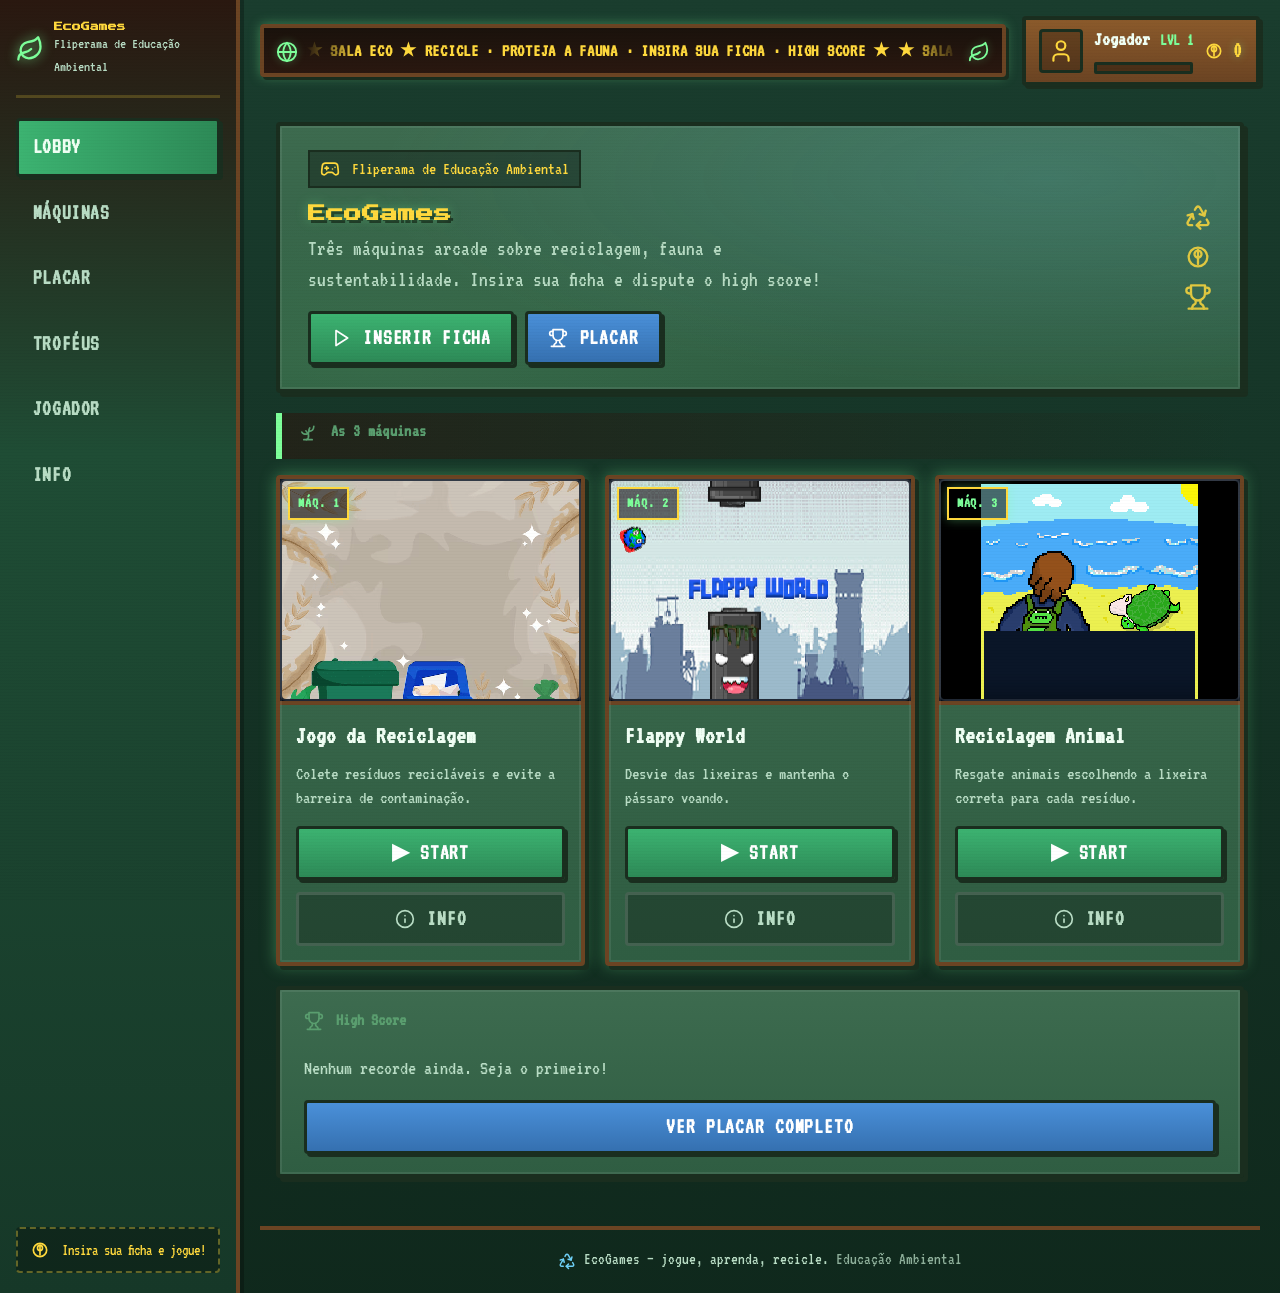
<file: index.html>
<!DOCTYPE html>
<html lang="pt-BR">
<head>
  <meta charset="UTF-8">
  <meta name="viewport" content="width=device-width, initial-scale=1.0">
  <title>EcoGames — Lobby</title>
  <link href="https://fonts.googleapis.com/css2?family=Press+Start+2P&family=VT323:wght@400;700&display=swap" rel="stylesheet">
  <link rel="stylesheet" href="css/main.css">
  <link rel="icon" href="favicon.svg" type="image/svg+xml">
</head>
<body data-page="home">
  <div class="shell">
    <aside id="sidebar"></aside>
    <div class="mainWrap">
      <header id="topbar"></header>
      <main class="main" id="pageRoot"></main>
      <footer id="footer"></footer>
    </div>
  </div>
  <script type="module" src="js/shell.js"></script>
  <script type="module" src="js/pages/home.js"></script>
</body>
</html>
</file>
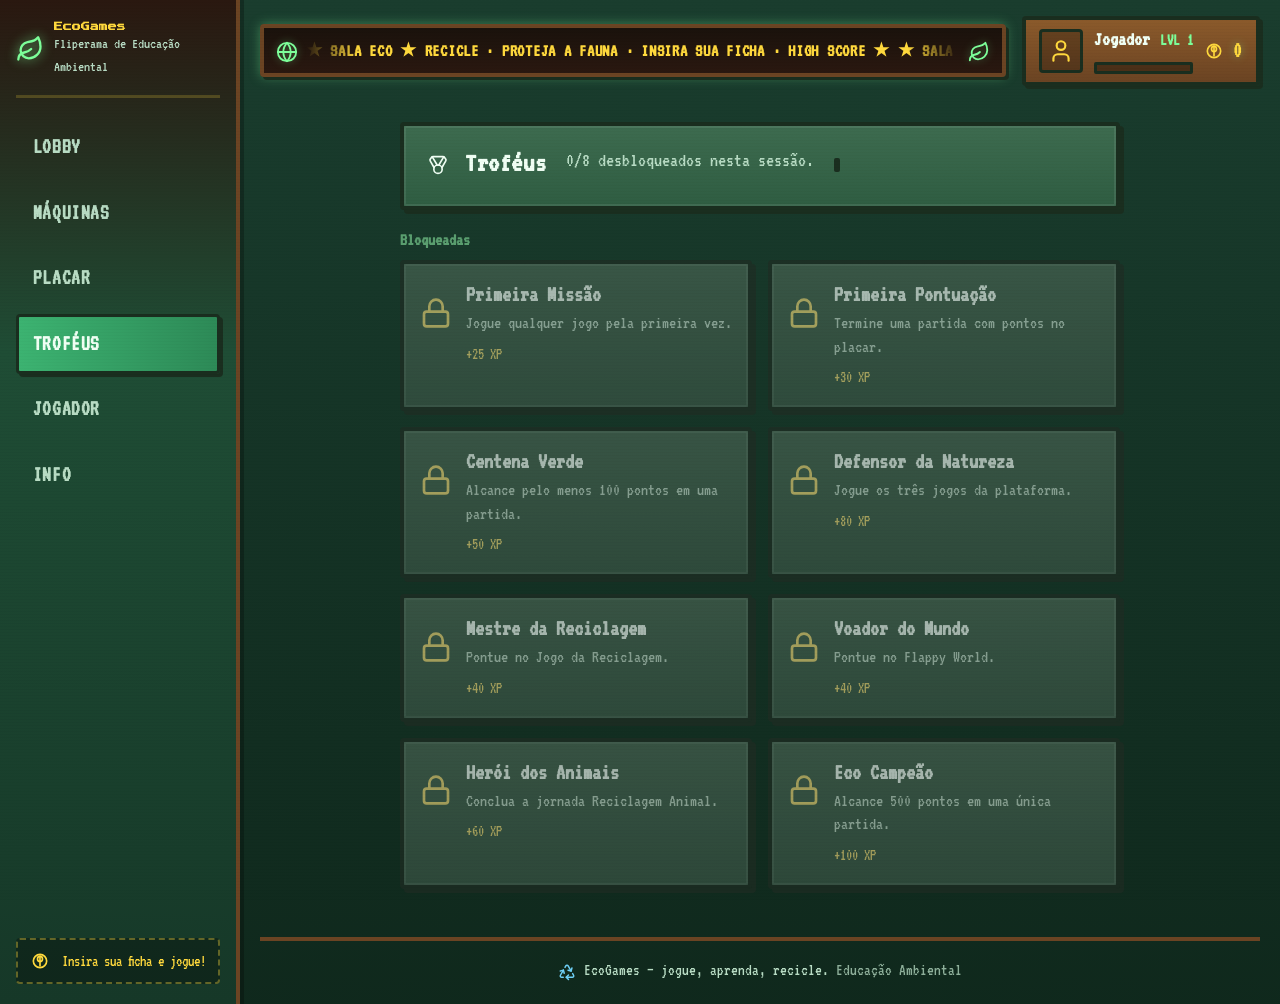
<file: conquistas.html>
<!DOCTYPE html>
<html lang="pt-BR">
<head>
  <meta charset="UTF-8">
  <meta name="viewport" content="width=device-width, initial-scale=1.0">
  <title>EcoGames — Troféus</title>
  <link href="https://fonts.googleapis.com/css2?family=Press+Start+2P&family=VT323:wght@400;700&display=swap" rel="stylesheet">
  <link rel="stylesheet" href="css/main.css">
  <link rel="icon" href="favicon.svg" type="image/svg+xml">
</head>
<body data-page="conquistas">
  <div class="shell">
    <aside id="sidebar"></aside>
    <div class="mainWrap">
      <header id="topbar"></header>
      <main class="main" id="pageRoot"></main>
      <footer id="footer"></footer>
    </div>
  </div>
  <script type="module" src="js/shell.js"></script>
  <script type="module" src="js/pages/conquistas.js"></script>
</body>
</html>
</file>
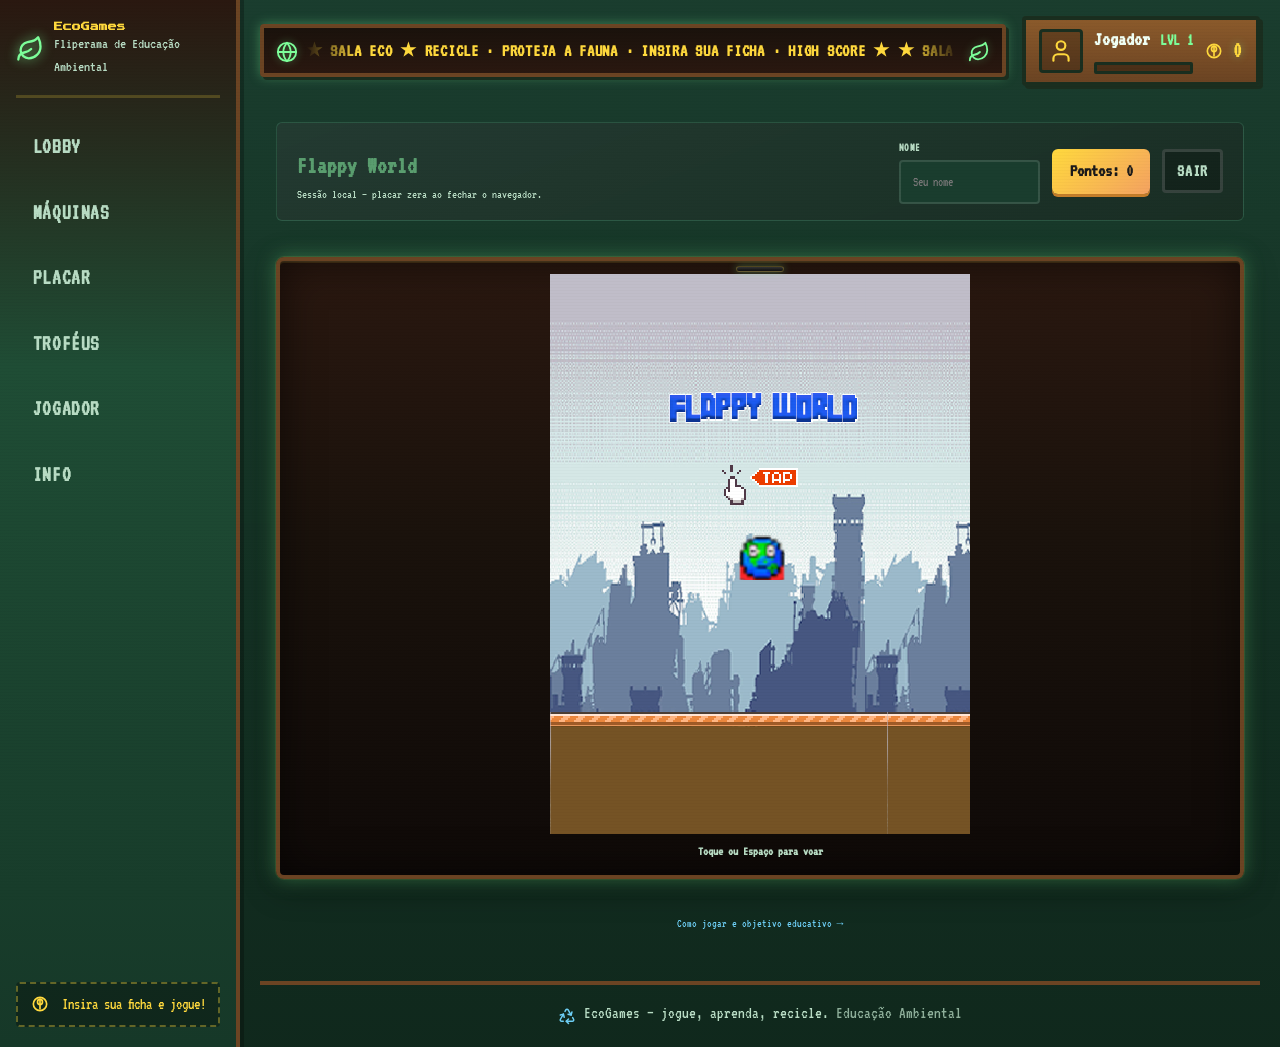
<file: jogo-flappy-eco.html>
<!DOCTYPE html>
<html lang="pt-BR">
<head>
  <meta charset="UTF-8">
  <meta name="viewport" content="width=device-width, initial-scale=1.0">
  <title>EcoGames — Flappy World</title>
  <link href="https://fonts.googleapis.com/css2?family=Press+Start+2P&family=VT323:wght@400;700&display=swap" rel="stylesheet">
  <link rel="stylesheet" href="css/main.css">
  <link rel="icon" href="favicon.svg" type="image/svg+xml">
</head>
<body data-page="game-play" data-game-id="flappy-eco">
  <div class="shell">
    <aside id="sidebar"></aside>
    <div class="mainWrap">
      <header id="topbar"></header>
      <main class="main" id="pageRoot"></main>
      <footer id="footer"></footer>
    </div>
  </div>
  <script type="module" src="js/shell.js"></script>
  <script type="module" src="js/game-play.js"></script>
</body>
</html>
</file>
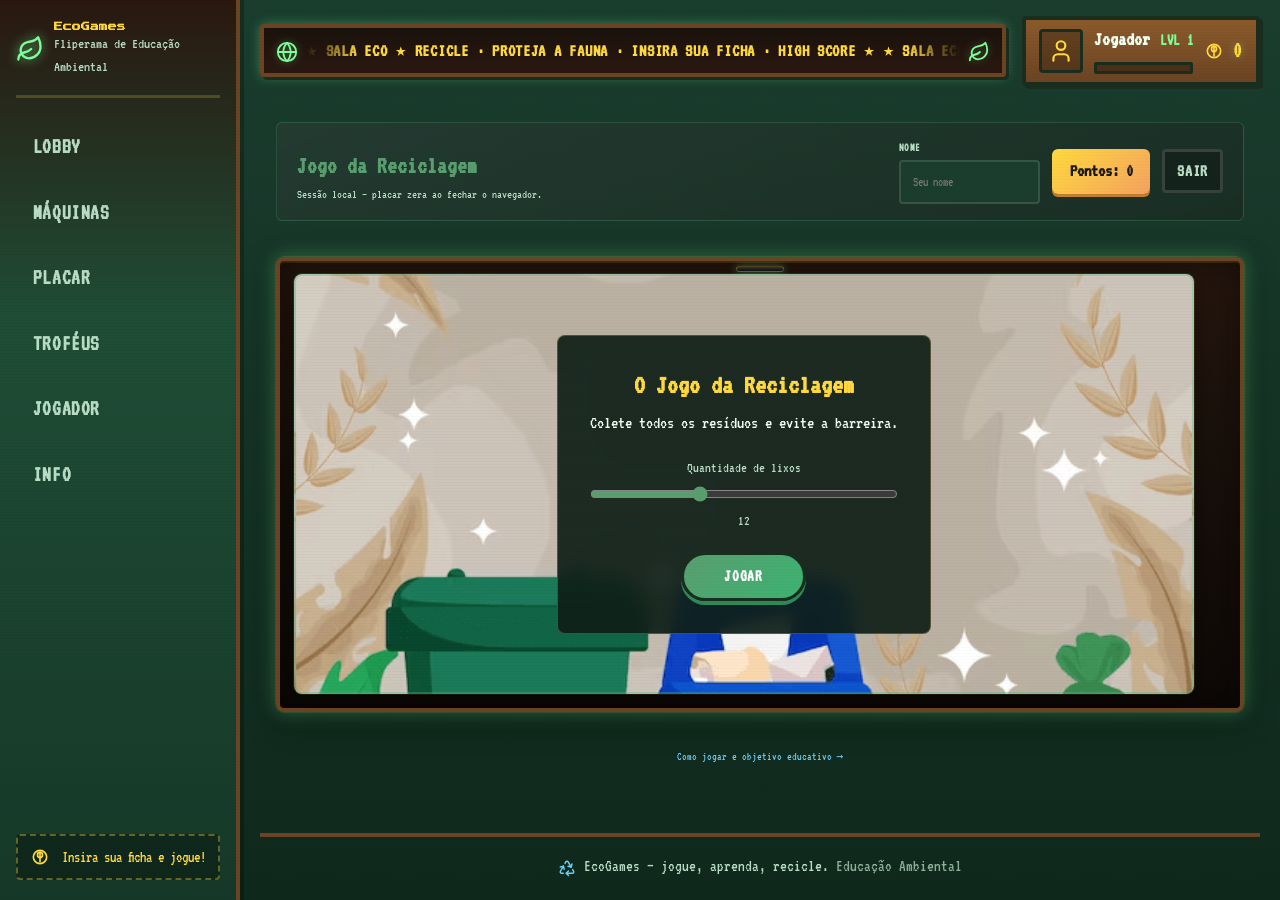
<file: jogo-reciclagem.html>
<!DOCTYPE html>
<html lang="pt-BR">
<head>
  <meta charset="UTF-8">
  <meta name="viewport" content="width=device-width, initial-scale=1.0">
  <title>EcoGames — Jogo da Reciclagem</title>
  <link href="https://fonts.googleapis.com/css2?family=Press+Start+2P&family=VT323:wght@400;700&display=swap" rel="stylesheet">
  <link rel="stylesheet" href="css/main.css">
  <link rel="icon" href="favicon.svg" type="image/svg+xml">
</head>
<body data-page="game-play" data-game-id="reciclagem">
  <div class="shell">
    <aside id="sidebar"></aside>
    <div class="mainWrap">
      <header id="topbar"></header>
      <main class="main" id="pageRoot"></main>
      <footer id="footer"></footer>
    </div>
  </div>
  <script type="module" src="js/shell.js"></script>
  <script type="module" src="js/game-play.js"></script>
</body>
</html>
</file>
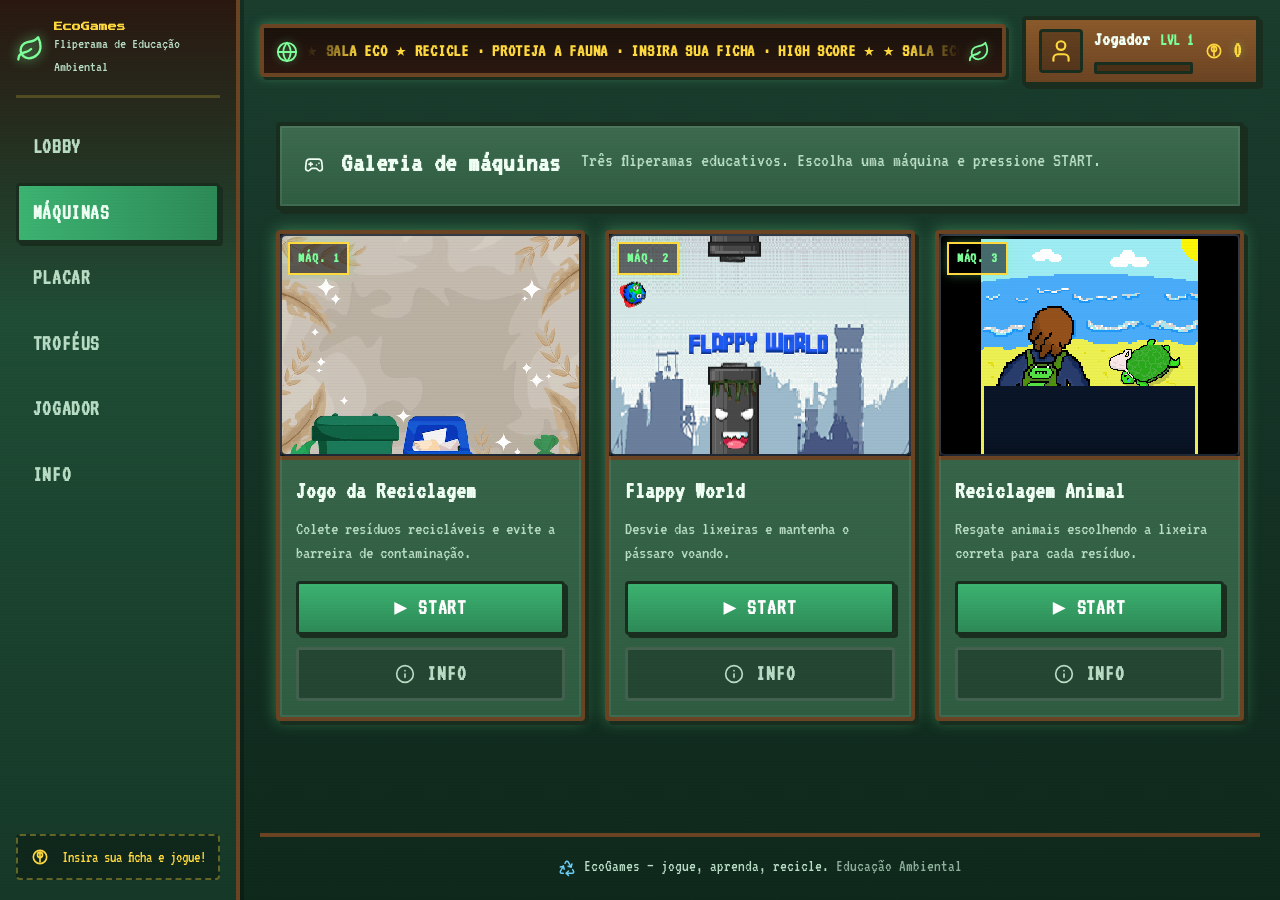
<file: jogos.html>
<!DOCTYPE html>
<html lang="pt-BR">
<head>
  <meta charset="UTF-8">
  <meta name="viewport" content="width=device-width, initial-scale=1.0">
  <title>EcoGames — Máquinas</title>
  <link href="https://fonts.googleapis.com/css2?family=Press+Start+2P&family=VT323:wght@400;700&display=swap" rel="stylesheet">
  <link rel="stylesheet" href="css/main.css">
  <link rel="icon" href="favicon.svg" type="image/svg+xml">
</head>
<body data-page="jogos">
  <div class="shell">
    <aside id="sidebar"></aside>
    <div class="mainWrap">
      <header id="topbar"></header>
      <main class="main" id="pageRoot"></main>
      <footer id="footer"></footer>
    </div>
  </div>
  <script type="module" src="js/shell.js"></script>
  <script type="module" src="js/pages/jogos.js"></script>
</body>
</html>
</file>
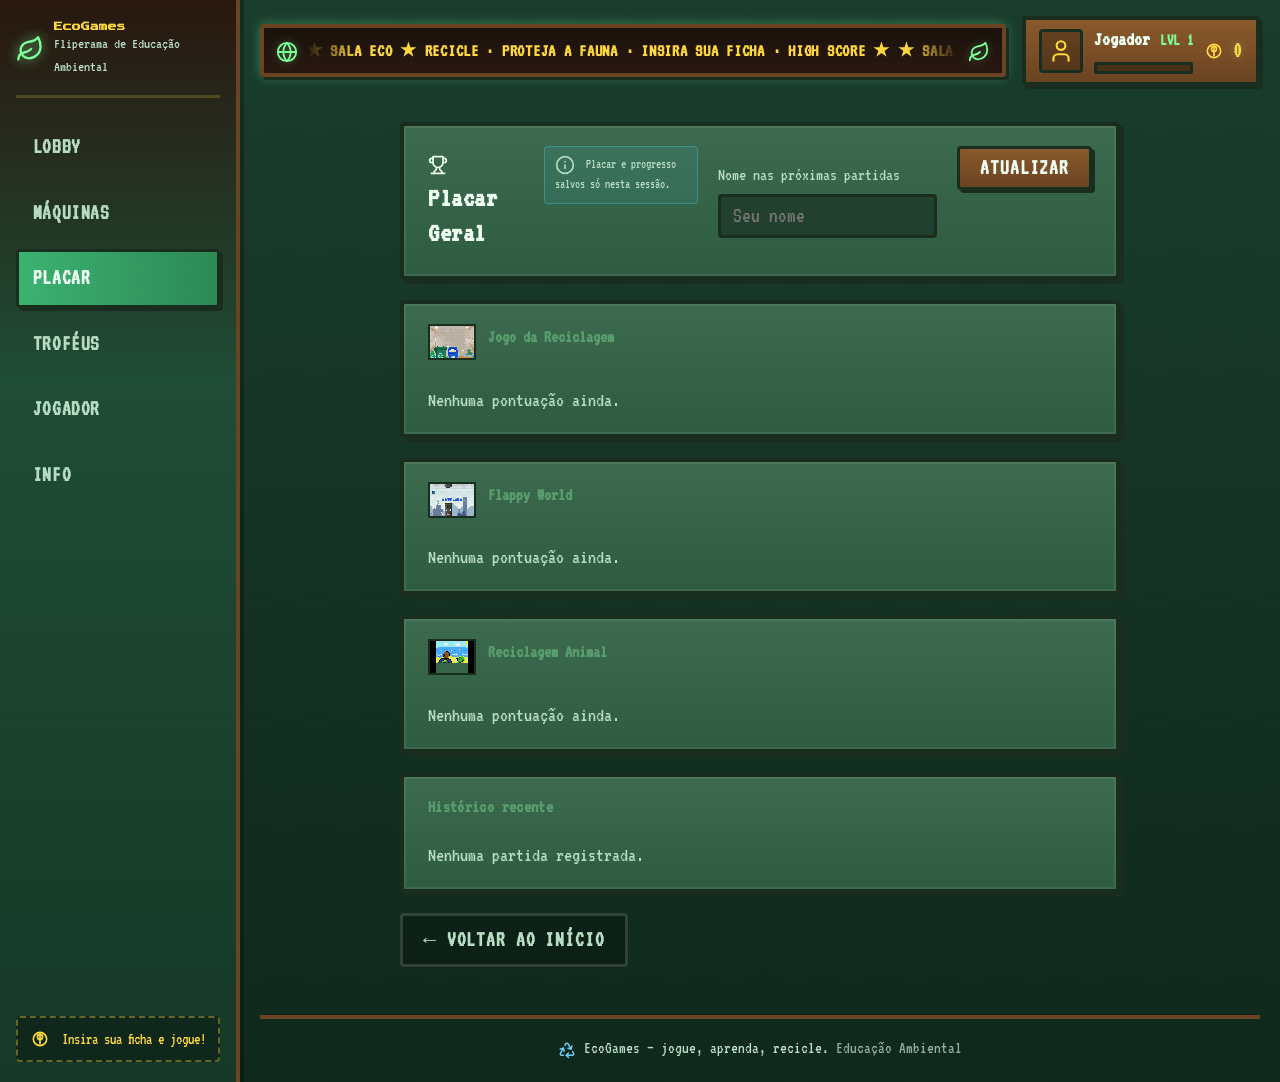
<file: ranking.html>
<!DOCTYPE html>
<html lang="pt-BR">
<head>
  <meta charset="UTF-8">
  <meta name="viewport" content="width=device-width, initial-scale=1.0">
  <title>EcoGames — Placar</title>
  <link href="https://fonts.googleapis.com/css2?family=Press+Start+2P&family=VT323:wght@400;700&display=swap" rel="stylesheet">
  <link rel="stylesheet" href="css/main.css">
  <link rel="icon" href="favicon.svg" type="image/svg+xml">
</head>
<body data-page="ranking">
  <div class="shell">
    <aside id="sidebar"></aside>
    <div class="mainWrap">
      <header id="topbar"></header>
      <main class="main" id="pageRoot"></main>
      <footer id="footer"></footer>
    </div>
  </div>
  <script type="module" src="js/shell.js"></script>
  <script type="module" src="js/pages/ranking.js"></script>
</body>
</html>
</file>
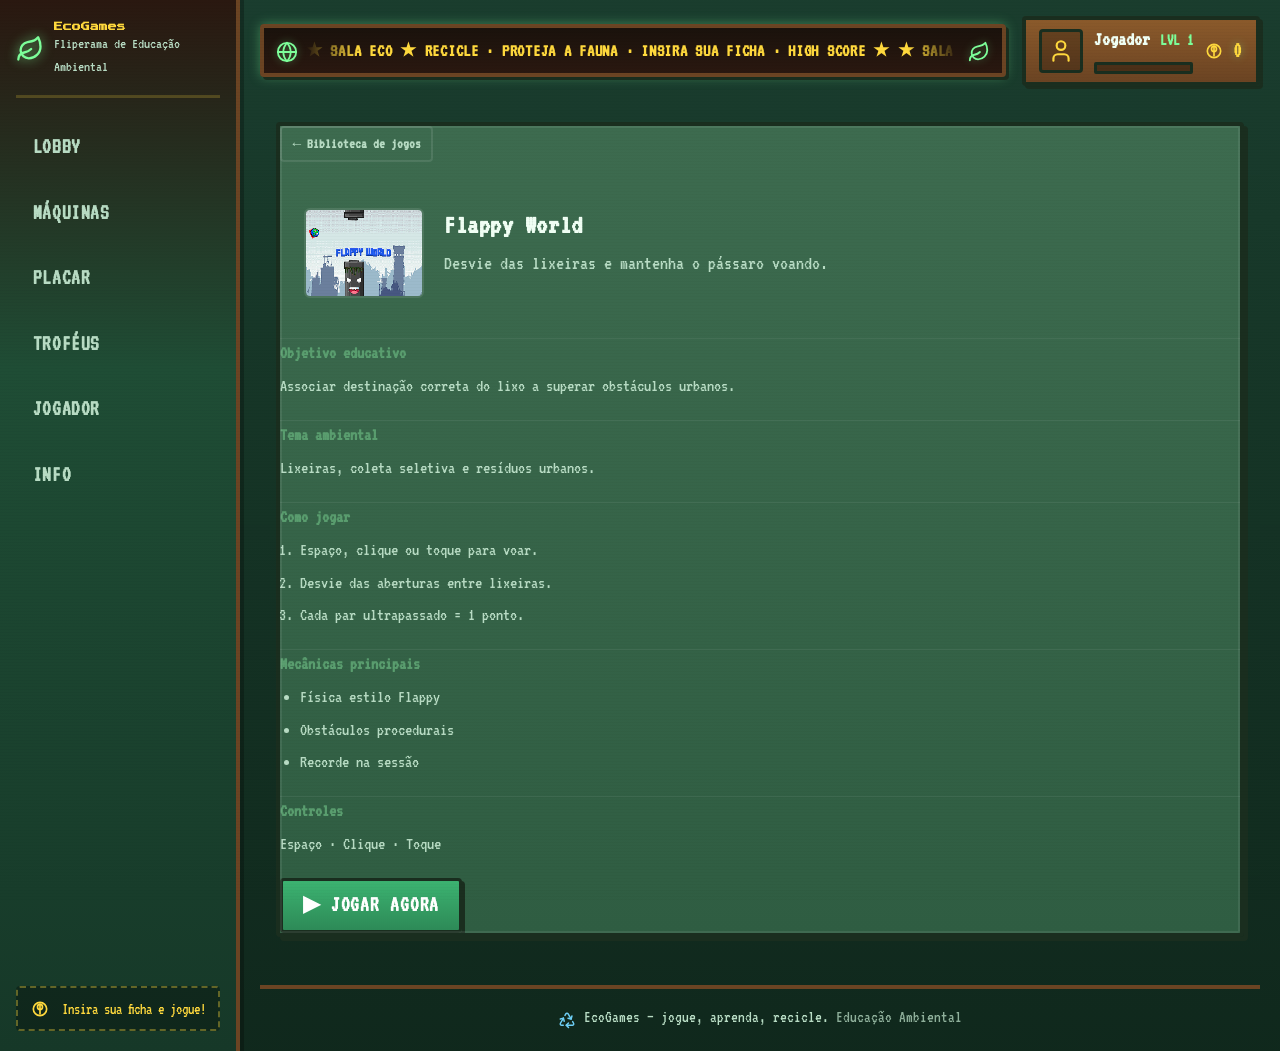
<file: sobre-flappy-eco.html>
<!DOCTYPE html>
<html lang="pt-BR">
<head>
  <meta charset="UTF-8">
  <meta name="viewport" content="width=device-width, initial-scale=1.0">
  <title>EcoGames — Sobre Flappy World</title>
  <link href="https://fonts.googleapis.com/css2?family=Press+Start+2P&family=VT323:wght@400;700&display=swap" rel="stylesheet">
  <link rel="stylesheet" href="css/main.css">
  <link rel="icon" href="favicon.svg" type="image/svg+xml">
</head>
<body data-page="sobre-flappy-eco" data-game-id="flappy-eco">
  <div class="shell">
    <aside id="sidebar"></aside>
    <div class="mainWrap">
      <header id="topbar"></header>
      <main class="main" id="pageRoot"></main>
      <footer id="footer"></footer>
    </div>
  </div>
  <script type="module" src="js/shell.js"></script>
  <script type="module" src="js/pages/game-about.js"></script>
</body>
</html>
</file>
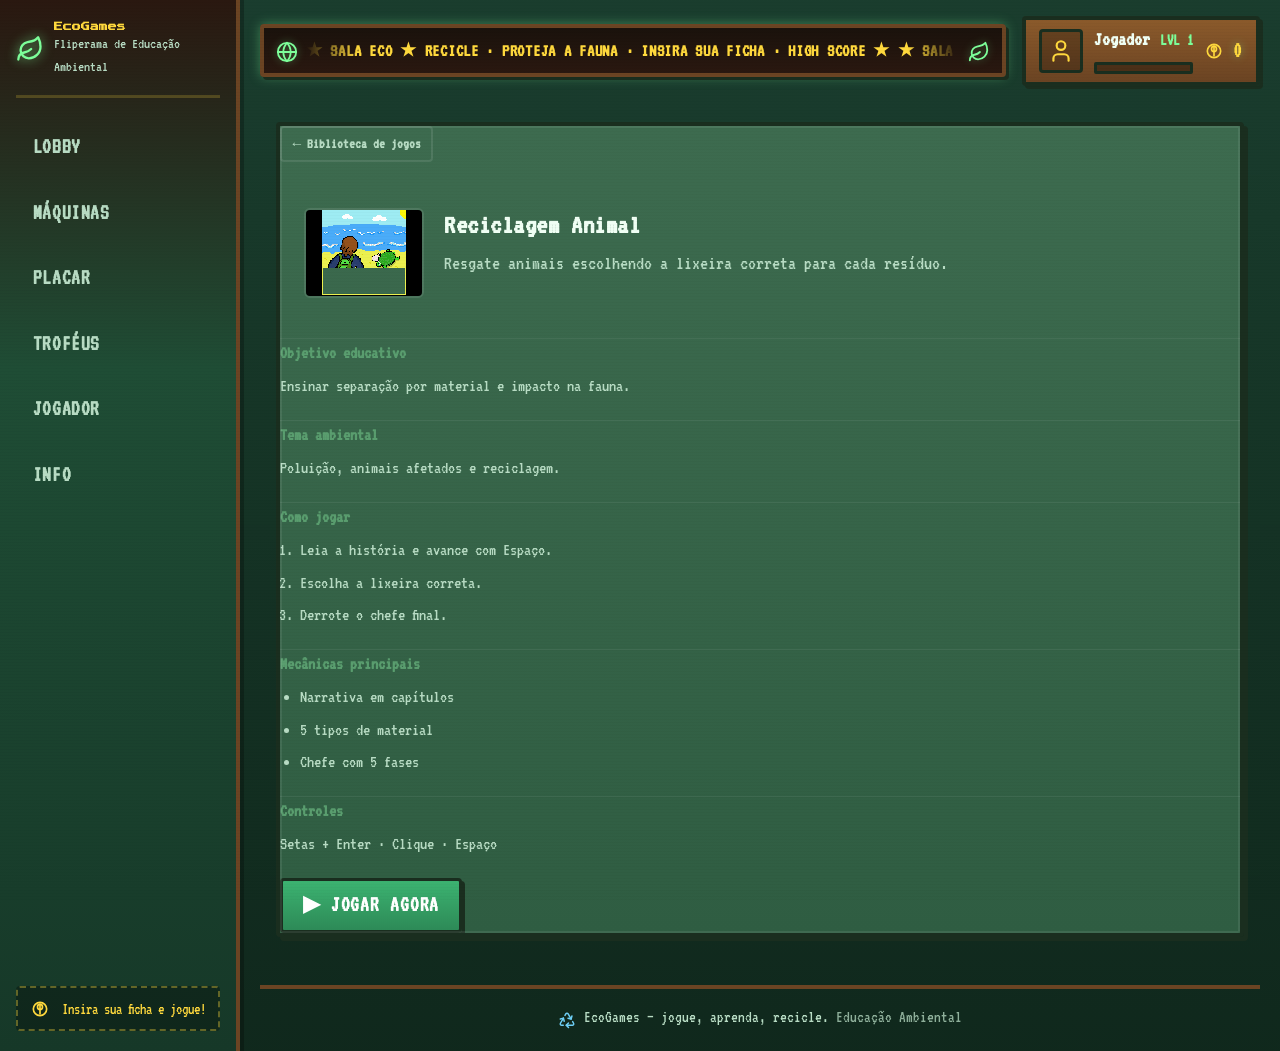
<file: sobre-reciclagem-animal.html>
<!DOCTYPE html>
<html lang="pt-BR">
<head>
  <meta charset="UTF-8">
  <meta name="viewport" content="width=device-width, initial-scale=1.0">
  <title>EcoGames — Sobre Reciclagem Animal</title>
  <link href="https://fonts.googleapis.com/css2?family=Press+Start+2P&family=VT323:wght@400;700&display=swap" rel="stylesheet">
  <link rel="stylesheet" href="css/main.css">
  <link rel="icon" href="favicon.svg" type="image/svg+xml">
</head>
<body data-page="sobre-reciclagem-animal" data-game-id="reciclagem-animal">
  <div class="shell">
    <aside id="sidebar"></aside>
    <div class="mainWrap">
      <header id="topbar"></header>
      <main class="main" id="pageRoot"></main>
      <footer id="footer"></footer>
    </div>
  </div>
  <script type="module" src="js/shell.js"></script>
  <script type="module" src="js/pages/game-about.js"></script>
</body>
</html>
</file>
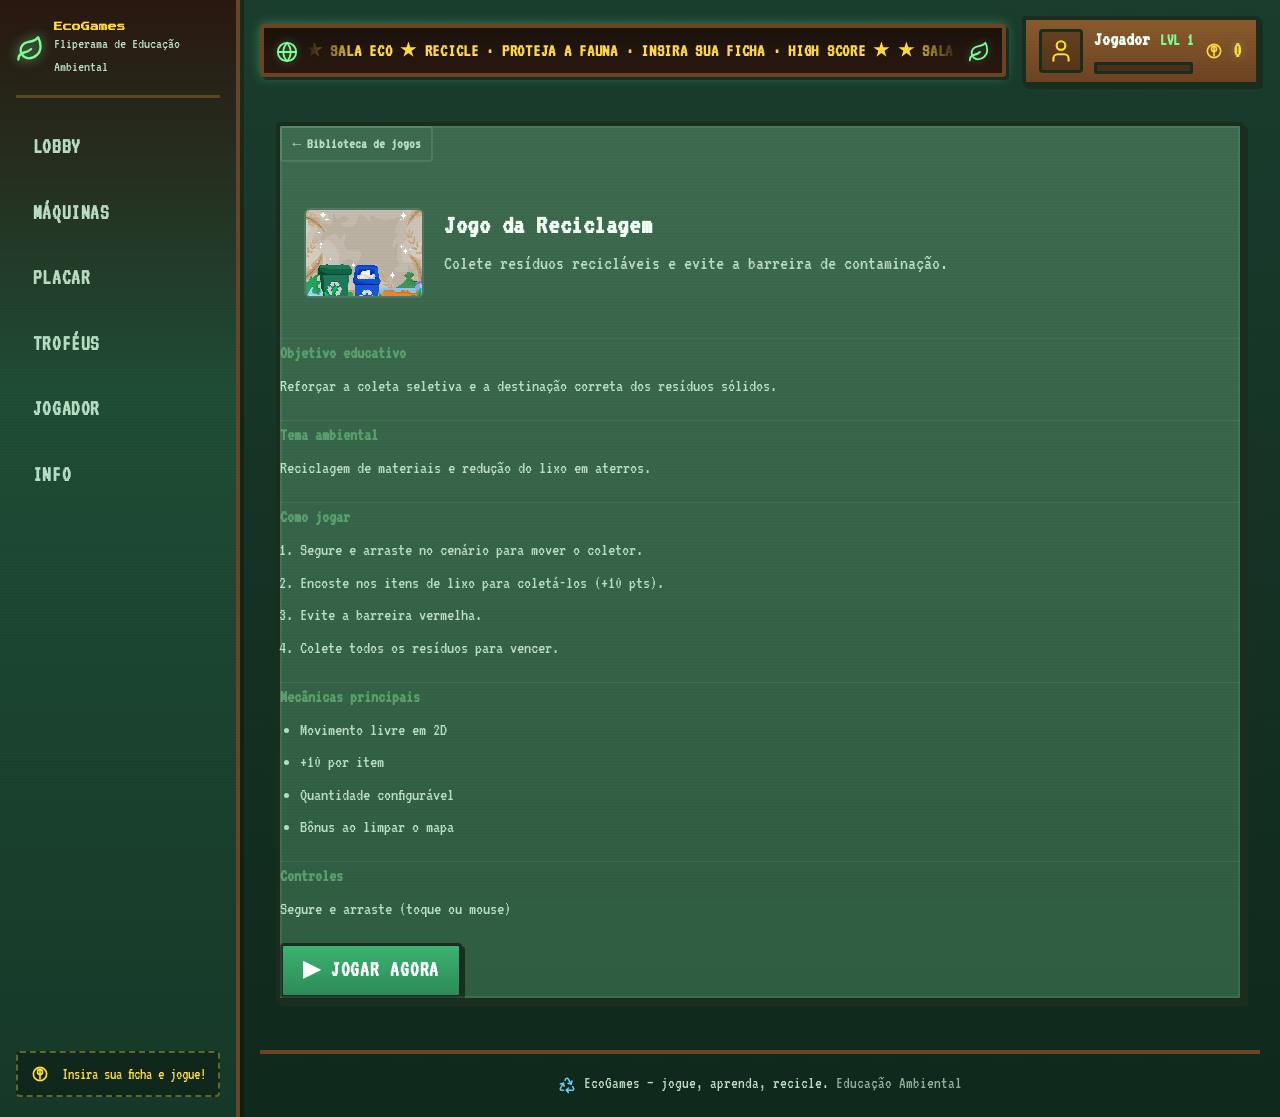
<file: sobre-reciclagem.html>
<!DOCTYPE html>
<html lang="pt-BR">
<head>
  <meta charset="UTF-8">
  <meta name="viewport" content="width=device-width, initial-scale=1.0">
  <title>EcoGames — Sobre Jogo da Reciclagem</title>
  <link href="https://fonts.googleapis.com/css2?family=Press+Start+2P&family=VT323:wght@400;700&display=swap" rel="stylesheet">
  <link rel="stylesheet" href="css/main.css">
  <link rel="icon" href="favicon.svg" type="image/svg+xml">
</head>
<body data-page="sobre-reciclagem" data-game-id="reciclagem">
  <div class="shell">
    <aside id="sidebar"></aside>
    <div class="mainWrap">
      <header id="topbar"></header>
      <main class="main" id="pageRoot"></main>
      <footer id="footer"></footer>
    </div>
  </div>
  <script type="module" src="js/shell.js"></script>
  <script type="module" src="js/pages/game-about.js"></script>
</body>
</html>
</file>
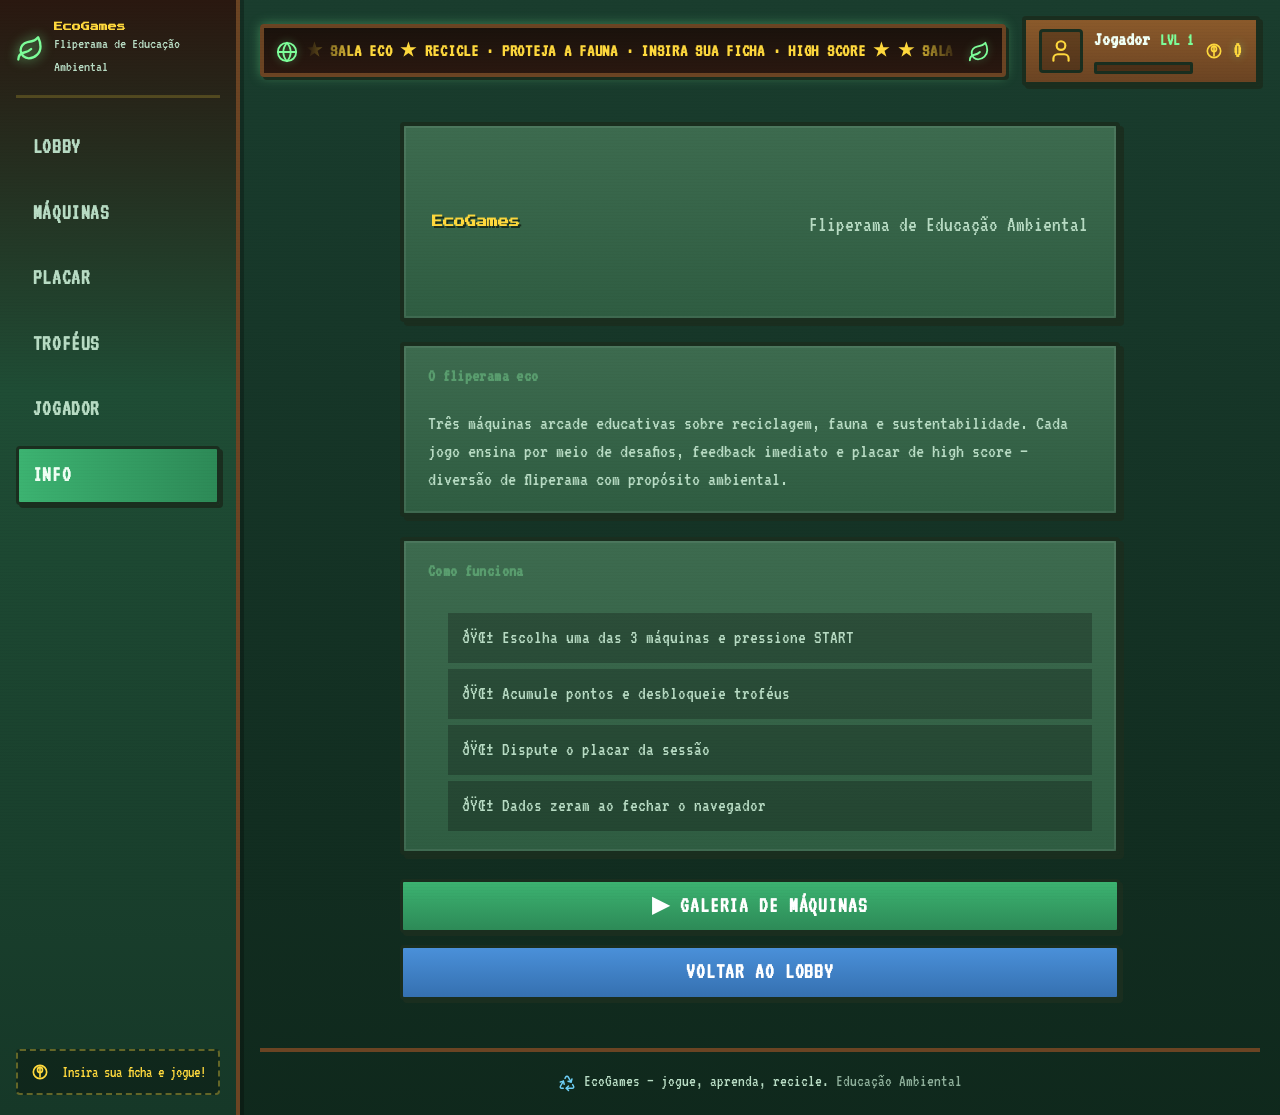
<file: sobre.html>
<!DOCTYPE html>
<html lang="pt-BR">
<head>
  <meta charset="UTF-8">
  <meta name="viewport" content="width=device-width, initial-scale=1.0">
  <title>EcoGames — Info</title>
  <link href="https://fonts.googleapis.com/css2?family=Press+Start+2P&family=VT323:wght@400;700&display=swap" rel="stylesheet">
  <link rel="stylesheet" href="css/main.css">
  <link rel="icon" href="favicon.svg" type="image/svg+xml">
</head>
<body data-page="sobre">
  <div class="shell">
    <aside id="sidebar"></aside>
    <div class="mainWrap">
      <header id="topbar"></header>
      <main class="main" id="pageRoot"></main>
      <footer id="footer"></footer>
    </div>
  </div>
  <script type="module" src="js/shell.js"></script>
  <script type="module" src="js/pages/sobre.js"></script>
</body>
</html>
</file>
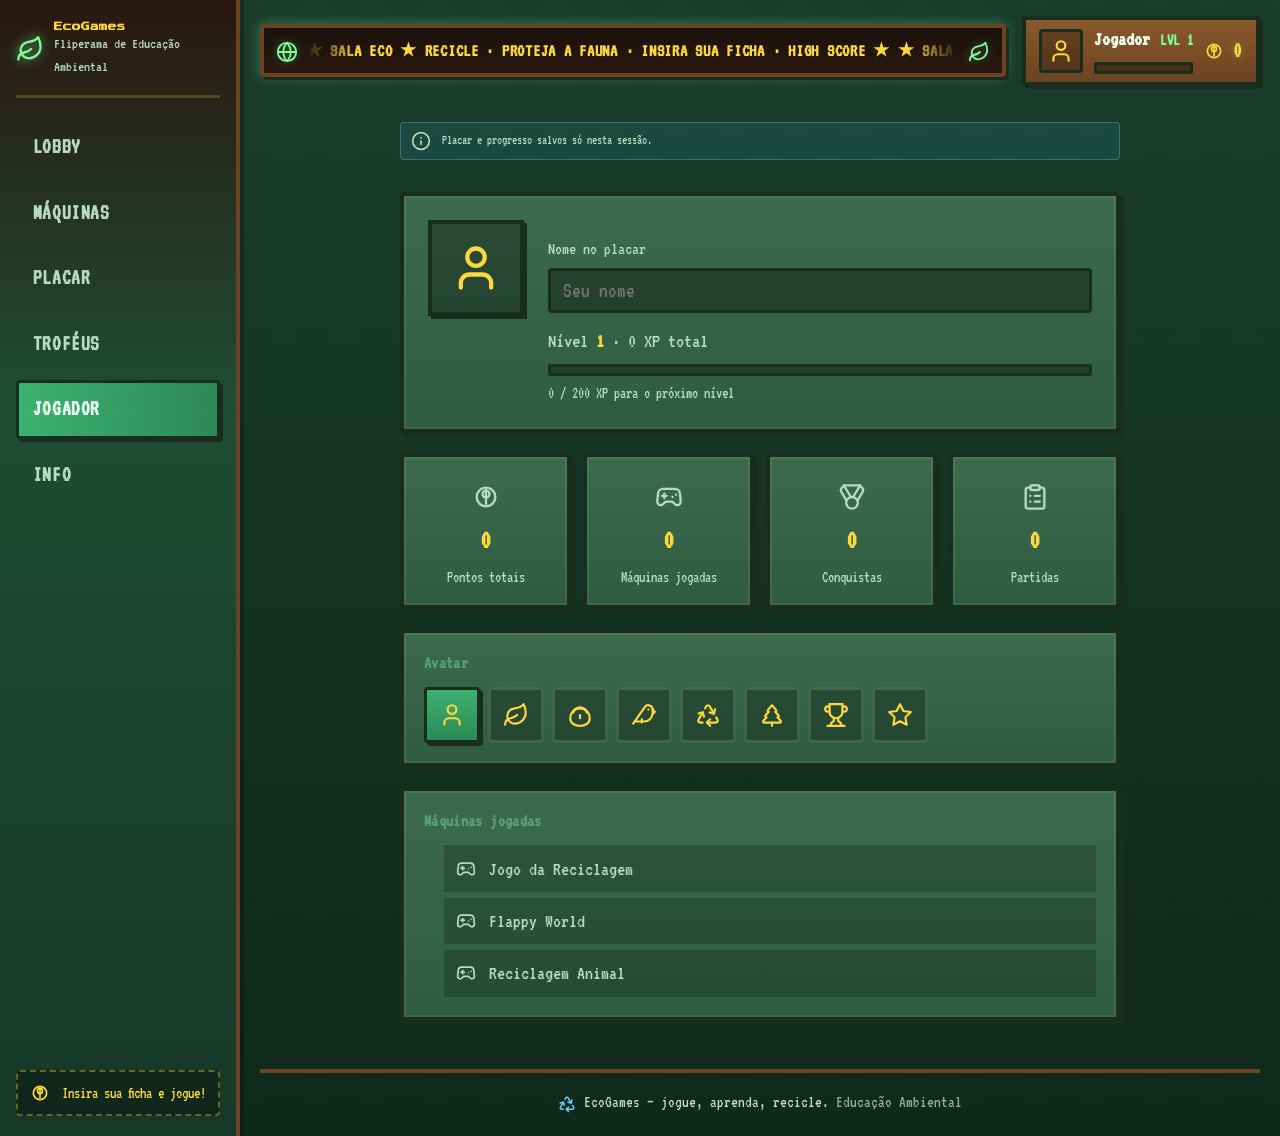
<file: usuario.html>
<!DOCTYPE html>
<html lang="pt-BR">
<head>
  <meta charset="UTF-8">
  <meta name="viewport" content="width=device-width, initial-scale=1.0">
  <title>EcoGames — Jogador</title>
  <link href="https://fonts.googleapis.com/css2?family=Press+Start+2P&family=VT323:wght@400;700&display=swap" rel="stylesheet">
  <link rel="stylesheet" href="css/main.css">
  <link rel="icon" href="favicon.svg" type="image/svg+xml">
</head>
<body data-page="usuario">
  <div class="shell">
    <aside id="sidebar"></aside>
    <div class="mainWrap">
      <header id="topbar"></header>
      <main class="main" id="pageRoot"></main>
      <footer id="footer"></footer>
    </div>
  </div>
  <script type="module" src="js/shell.js"></script>
  <script type="module" src="js/pages/usuario.js"></script>
</body>
</html>
</file>
<file: css/main.css>
﻿:root {
  --color-bg: #1a3d2e;
  --color-bg-elevated: #2d5a3d;
  --color-surface: #3d6b4f;
  --color-surface-hover: #4a8f5c;
  --color-primary: #3cb371;
  --color-primary-light: #5a9e6f;
  --color-primary-dark: #2d8a57;
  --color-accent: #6ecff6;
  --color-accent-warm: #d4a373;
  --color-earth: #8b5a2b;
  --color-text: #f0fff4;
  --color-text-muted: #b8dcc4;
  --color-success: #74c69d;
  --color-warning: #f4a261;
  --color-danger: #e76f51;
  --color-gold: #ffd93d;
  --font-display: var(--font-pixel-body);
  --font-body: var(--font-pixel-body);
  --radius-sm: 4px;
  --radius-md: 6px;
  --radius-lg: 8px;
  --shadow-soft: 4px 4px 0 rgba(0, 0, 0, 0.35);
  --shadow-glow: 0 0 24px rgba(90, 158, 111, 0.2);
  --transition: 0.15s ease;
}

*,
*::before,
*::after {
  box-sizing: border-box;
  margin: 0;
  padding: 0;
}

html {
  scroll-behavior: smooth;
  -webkit-tap-highlight-color: transparent;
}

body {
  font-family: var(--font-pixel-body);
  font-size: 18px;
  background: var(--color-bg);
  color: var(--color-text);
  line-height: 1.5;
  min-height: 100vh;
  min-height: 100dvh;
  overflow-x: hidden;
  position: relative;
}

body::after {
  content: '';
  pointer-events: none;
  position: fixed;
  inset: 0;
  z-index: 9999;
  background: repeating-linear-gradient(
    0deg,
    rgba(0, 0, 0, 0.04) 0,
    rgba(0, 0, 0, 0.04) 1px,
    transparent 1px,
    transparent 3px
  );
  opacity: 0.35;
}

#root {
  min-height: 100vh;
  min-height: 100dvh;
}

h1, h2, h3, h4 {
  font-family: var(--font-pixel-body);
  font-weight: 700;
  line-height: 1.25;
}

a {
  color: var(--pixel-sky);
  text-decoration: none;
  transition: color var(--transition);
}

a:hover {
  color: var(--pixel-gold);
}

img {
  max-width: 100%;
  display: block;
}

button {
  font-family: inherit;
  cursor: pointer;
  border: none;
  background: none;
}

input {
  font-family: inherit;
}

[hidden] {
  display: none !important;
}

:focus-visible {
  outline: 2px solid var(--pixel-gold);
  outline-offset: 2px;
}
/* EcoGames â€” tema pixel art ambiental */

@import url('https://fonts.googleapis.com/css2?family=Press+Start+2P&family=VT323:wght@400;700&display=swap');

:root {
  --pixel-bg-dark: #1a3d2e;
  --pixel-bg: #2d5a3d;
  --pixel-bg-panel: #3d6b4f;
  --pixel-wood: #6b4423;
  --pixel-wood-light: #8b5a2b;
  --pixel-border: #1a2e1f;
  --pixel-border-light: #5a9e6f;
  --pixel-grass: #4a8f5c;
  --pixel-sky: #6ecff6;
  --pixel-gold: #ffd93d;
  --pixel-neon: #7dff9a;
  --pixel-coin: #f4c430;
  --pixel-text: #f0fff4;
  --pixel-text-muted: #b8dcc4;
  --pixel-btn-green: #3cb371;
  --pixel-btn-green-dark: #2d8a57;
  --pixel-btn-blue: #4a90d9;
  --pixel-btn-blue-dark: #3570b0;
  --pixel-shadow: 4px 4px 0 var(--pixel-border);
  --pixel-shadow-sm: 3px 3px 0 var(--pixel-border);
  --font-pixel: 'Press Start 2P', monospace;
  --font-pixel-body: 'VT323', monospace;
  --sidebar-width: 240px;
}

.pixel-panel {
  background: linear-gradient(180deg, var(--pixel-bg-panel) 0%, #2f5d42 100%);
  border: 4px solid var(--pixel-border);
  box-shadow: var(--pixel-shadow);
  border-radius: 4px;
  position: relative;
}

.pixel-panel::after {
  content: '';
  position: absolute;
  inset: 0;
  border: 2px solid rgba(255, 255, 255, 0.08);
  pointer-events: none;
  border-radius: 2px;
}

.pixel-title {
  font-family: var(--font-pixel);
  font-size: clamp(0.55rem, 2vw, 0.7rem);
  line-height: 1.6;
  color: var(--pixel-gold);
  text-shadow: 2px 2px 0 var(--pixel-border);
}

.pixel-heading {
  font-family: var(--font-pixel-body);
  font-size: 1.75rem;
  font-weight: 700;
  color: var(--pixel-text);
  letter-spacing: 0.02em;
}

.pixel-text {
  font-family: var(--font-pixel-body);
  font-size: 1.25rem;
  color: var(--pixel-text-muted);
  line-height: 1.4;
}

.pixel-btn {
  font-family: var(--font-pixel-body);
  font-size: 1.35rem;
  font-weight: 700;
  padding: 0.5rem 1.25rem;
  border: 3px solid var(--pixel-border);
  border-radius: 4px;
  box-shadow: var(--pixel-shadow-sm);
  transition: transform 0.1s ease, box-shadow 0.1s ease;
  text-transform: uppercase;
  letter-spacing: 0.04em;
  display: inline-flex;
  align-items: center;
  justify-content: center;
  gap: 0.4rem;
  min-height: 44px;
  cursor: pointer;
}

.pixel-btn:hover {
  transform: translate(-1px, -1px);
  box-shadow: 5px 5px 0 var(--pixel-border);
}

.pixel-btn:active {
  transform: translate(2px, 2px);
  box-shadow: 1px 1px 0 var(--pixel-border);
}

.pixel-btn--green {
  background: linear-gradient(180deg, var(--pixel-btn-green) 0%, var(--pixel-btn-green-dark) 100%);
  color: white;
}

.pixel-btn--blue {
  background: linear-gradient(180deg, var(--pixel-btn-blue) 0%, var(--pixel-btn-blue-dark) 100%);
  color: white;
}

.pixel-btn--wood {
  background: linear-gradient(180deg, var(--pixel-wood-light) 0%, var(--pixel-wood) 100%);
  color: var(--pixel-text);
}

.pixel-btn--ghost {
  background: rgba(0, 0, 0, 0.25);
  color: var(--pixel-text-muted);
  box-shadow: none;
  border-color: rgba(255, 255, 255, 0.15);
}

.pixel-btn--full {
  width: 100%;
}

.pixel-btn--sm {
  font-size: 1.1rem;
  padding: 0.35rem 0.75rem;
  min-height: 36px;
}

.pixel-btn--lg {
  font-size: 1.5rem;
  padding: 0.65rem 1.5rem;
  min-height: 52px;
}

/* Ícones SVG inline */
.uiIcon {
  display: inline-flex;
  align-items: center;
  justify-content: center;
  vertical-align: middle;
  color: currentColor;
  flex-shrink: 0;
}

.uiIcon svg {
  display: block;
}

.uiIcon--inline {
  margin-right: 0.35rem;
}

.uiIcon--brand {
  color: var(--pixel-neon);
  filter: drop-shadow(0 0 6px var(--arcade-neon-dim));
}

.uiIcon--avatar {
  color: var(--pixel-gold);
}

.uiIcon--deco {
  color: var(--pixel-gold);
  opacity: 0.85;
}

.uiIcon--achieve {
  color: var(--pixel-gold);
}

.heroDeco {
  display: flex;
  gap: 0.75rem;
  align-items: center;
  justify-content: center;
}

.avatar .uiIcon,
.avatarBig .uiIcon {
  color: var(--pixel-gold);
}

.avatar .uiIcon--avatar svg {
  width: 26px;
  height: 26px;
}

.avatarBig .uiIcon--avatar svg {
  width: 52px;
  height: 52px;
}

.avatarPickBtn {
  min-width: 56px;
  min-height: 56px;
  padding: 0.45rem;
}

.avatarPickBtn .uiIcon--avatar svg {
  width: 26px;
  height: 26px;
}

.uiIcon--avatar {
  color: var(--pixel-gold);
  display: flex;
  align-items: center;
  justify-content: center;
}

.statIcon .uiIcon {
  color: var(--pixel-gold);
}

.iconFallback {
  display: flex;
  align-items: center;
  justify-content: center;
  color: var(--pixel-text-muted);
}

.pixel-badge {
  display: inline-flex;
  align-items: center;
  gap: 0.35rem;
  padding: 0.25rem 0.65rem;
  background: rgba(0, 0, 0, 0.35);
  border: 2px solid var(--pixel-border);
  font-family: var(--font-pixel-body);
  font-size: 1.1rem;
  color: var(--pixel-gold);
}

.pixel-divider {
  height: 4px;
  background: repeating-linear-gradient(
    90deg,
    var(--pixel-border) 0,
    var(--pixel-border) 8px,
    transparent 8px,
    transparent 16px
  );
  margin: 1rem 0;
  opacity: 0.5;
}

@keyframes pixel-float {
  0%, 100% { transform: translateY(0); }
  50% { transform: translateY(-4px); }
}

@keyframes pixel-sparkle {
  0%, 100% { opacity: 1; }
  50% { opacity: 0.6; }
}

/* Gabinete de mÃ¡quina arcade */
.arcade-cabinet {
  border-color: var(--pixel-wood);
  box-shadow:
    var(--pixel-shadow),
    0 0 16px var(--arcade-neon-dim);
}

.arcade-cabinet:hover {
  box-shadow:
    5px 5px 0 var(--pixel-border),
    0 0 22px rgba(125, 255, 154, 0.25);
}
/* Camada visual â€” fliperama eco educativo */

:root {
  --shadow-game:
    0 8px 32px rgba(0, 0, 0, 0.45),
    0 0 0 1px rgba(255, 217, 61, 0.12),
    inset 0 1px 0 rgba(255, 255, 255, 0.06);
  --gradient-hero: linear-gradient(
    135deg,
    rgba(27, 67, 50, 0.95) 0%,
    rgba(45, 106, 79, 0.9) 40%,
    rgba(255, 217, 61, 0.08) 100%
  );
  --gradient-card: linear-gradient(160deg, rgba(36, 59, 50, 0.95) 0%, rgba(26, 46, 36, 0.98) 100%);
  --arcade-neon: #7dff9a;
  --arcade-neon-dim: rgba(125, 255, 154, 0.35);
}

/* Moldura de gabinete arcade */
.frame-arcade {
  padding: 0.85rem;
  background:
    linear-gradient(180deg, #2a1810 0%, #1a120c 45%, #0f0a08 100%);
  border-radius: var(--radius-lg);
  border: 4px solid var(--pixel-wood);
  box-shadow:
    inset 0 0 40px rgba(0, 0, 0, 0.55),
    inset 0 2px 0 rgba(255, 217, 61, 0.15),
    0 0 20px var(--arcade-neon-dim),
    var(--shadow-game);
  position: relative;
}

.frame-arcade::before {
  content: '';
  position: absolute;
  top: 0.35rem;
  left: 50%;
  transform: translateX(-50%);
  width: 48px;
  height: 6px;
  background: linear-gradient(180deg, #333 0%, #111 100%);
  border-radius: 3px;
  border: 1px solid rgba(255, 217, 61, 0.25);
  box-shadow: 0 0 8px var(--arcade-neon-dim);
  pointer-events: none;
  z-index: 2;
}

@keyframes arcade-marquee {
  0% {
    transform: translateX(0);
  }
  100% {
    transform: translateX(-50%);
  }
}

/* Grid fixo para as 3 mÃ¡quinas do fliperama */
.games-grid {
  display: grid;
  grid-template-columns: repeat(3, 1fr);
  gap: 1.25rem;
}

@media (max-width: 960px) {
  .games-grid {
    grid-template-columns: repeat(2, 1fr);
  }
}

@media (max-width: 560px) {
  .games-grid {
    grid-template-columns: 1fr;
  }
}

@keyframes arcade-glow {
  0%,
  100% {
    text-shadow:
      0 0 8px var(--arcade-neon-dim),
      2px 2px 0 var(--pixel-border);
  }
  50% {
    text-shadow:
      0 0 14px var(--arcade-neon),
      0 0 24px var(--arcade-neon-dim),
      2px 2px 0 var(--pixel-border);
  }
}
.shell {
  display: flex;
  min-height: 100vh;
  min-height: 100dvh;
  background:
    linear-gradient(180deg, rgba(26, 61, 46, 0.97) 0%, rgba(15, 40, 28, 0.98) 100%),
    url("data:image/svg+xml,%3Csvg width='60' height='60' viewBox='0 0 60 60' xmlns='http://www.w3.org/2000/svg'%3E%3Cg fill='%234a8f5c' fill-opacity='0.08'%3E%3Cpath d='M0 0h30v30H0zm30 30h30v30H30z'/%3E%3C/g%3E%3C/svg%3E");
}

.mainWrap {
  flex: 1;
  min-width: 0;
  display: flex;
  flex-direction: column;
  padding: 1rem 1.25rem 0;
}

.main {
  flex: 1;
  max-width: 1200px;
  width: 100%;
  margin: 0 auto;
}

@media (max-width: 900px) {
  .shell {
    flex-direction: column;
  }

  .mainWrap {
    padding: 0.75rem 1rem 0;
  }
}
.sidebar {
  width: var(--sidebar-width);
  min-height: 100vh;
  min-height: 100dvh;
  flex-shrink: 0;
  display: flex;
  flex-direction: column;
  padding: 1.25rem 1rem;
  background: linear-gradient(180deg, #2a1810 0%, #1f4d35 35%, #163828 100%);
  border-right: 4px solid var(--pixel-wood);
  box-shadow: 4px 0 0 rgba(0, 0, 0, 0.25);
  position: sticky;
  top: 0;
  z-index: 40;
}

.brand {
  display: flex;
  gap: 0.65rem;
  align-items: center;
  margin-bottom: 1.25rem;
  padding-bottom: 1rem;
  border-bottom: 3px solid rgba(255, 217, 61, 0.2);
}

.brandIconWrap {
  display: flex;
  align-items: center;
  justify-content: center;
  color: var(--pixel-neon);
  filter: drop-shadow(0 0 6px var(--arcade-neon-dim));
}

.navIconSvg {
  flex-shrink: 0;
  opacity: 0.9;
}

.brandTitle {
  font-family: var(--font-pixel);
  font-size: 0.55rem;
  line-height: 1.5;
  color: var(--pixel-gold);
  animation: arcade-glow 3s ease-in-out infinite;
}

.brandTag {
  font-family: var(--font-pixel-body);
  font-size: 0.95rem;
  color: var(--pixel-text-muted);
}

.nav {
  display: flex;
  flex-direction: column;
  gap: 0.4rem;
  flex: 1;
}

.navLink {
  display: flex;
  align-items: center;
  gap: 0.65rem;
  padding: 0.65rem 0.85rem;
  font-family: var(--font-pixel-body);
  font-size: 1.35rem;
  font-weight: 700;
  color: var(--pixel-text-muted);
  border: 3px solid transparent;
  border-radius: 4px;
  transition: background 0.15s, transform 0.1s, color 0.15s;
  text-transform: uppercase;
  letter-spacing: 0.03em;
}

.navLink:hover {
  color: var(--pixel-text);
  background: rgba(255, 255, 255, 0.06);
}

.navLinkActive {
  color: var(--pixel-text);
  background: linear-gradient(90deg, var(--pixel-btn-green) 0%, var(--pixel-btn-green-dark) 100%);
  border-color: var(--pixel-border);
  box-shadow: var(--pixel-shadow-sm);
}

.coinHint {
  display: flex;
  align-items: center;
  justify-content: center;
  gap: 0.4rem;
  font-family: var(--font-pixel-body);
  font-size: 1rem;
  color: var(--pixel-gold);
  margin-top: auto;
  padding: 0.55rem;
  background: rgba(0, 0, 0, 0.3);
  border: 2px dashed rgba(255, 217, 61, 0.35);
  border-radius: 4px;
  text-align: center;
}

@media (max-width: 900px) {
  .sidebar {
    width: 100%;
    min-height: auto;
    position: relative;
    border-right: none;
    border-bottom: 4px solid var(--pixel-wood);
    padding: 0.85rem 1rem;
  }

  .coinHint {
    display: none;
  }

  .nav {
    flex-direction: row;
    flex-wrap: wrap;
    gap: 0.35rem;
  }

  .navLink {
    padding: 0.45rem 0.65rem;
    font-size: 1.05rem;
  }
}
.topBar {
  display: flex;
  align-items: center;
  justify-content: space-between;
  gap: 1rem;
  flex-wrap: wrap;
  margin-bottom: 1.25rem;
}

.banner {
  flex: 1;
  min-width: 200px;
  display: flex;
  align-items: center;
  gap: 0.5rem;
  padding: 0.55rem 0.75rem;
  background: linear-gradient(180deg, #1a120c 0%, #2a1810 100%);
  border: 4px solid var(--pixel-wood);
  box-shadow:
    var(--pixel-shadow-sm),
    0 0 12px var(--arcade-neon-dim);
  border-radius: 4px;
  overflow: hidden;
}

.bannerIcon {
  flex-shrink: 0;
  color: var(--pixel-neon);
  filter: drop-shadow(0 0 4px var(--arcade-neon-dim));
}

.marqueeTrack {
  flex: 1;
  overflow: hidden;
  mask-image: linear-gradient(90deg, transparent, #000 8%, #000 92%, transparent);
}

.marqueeText {
  font-family: var(--font-pixel-body);
  font-size: 1.15rem;
  font-weight: 700;
  color: var(--pixel-gold);
  white-space: nowrap;
  width: max-content;
  animation: arcade-marquee 28s linear infinite;
  letter-spacing: 0.04em;
  text-transform: uppercase;
}

.profile {
  display: flex;
  align-items: center;
  gap: 0.65rem;
  padding: 0.5rem 0.85rem;
  background: linear-gradient(180deg, var(--pixel-wood-light) 0%, var(--pixel-wood) 100%);
  border: 4px solid var(--pixel-border);
  box-shadow: var(--pixel-shadow-sm);
  border-radius: 4px;
  color: inherit;
  transition: transform 0.1s;
  min-width: 200px;
}

.profile:hover {
  transform: translate(-1px, -1px);
  color: inherit;
}

.avatar {
  width: 44px;
  height: 44px;
  display: flex;
  align-items: center;
  justify-content: center;
  font-size: 1.75rem;
  background: rgba(0, 0, 0, 0.25);
  border: 3px solid var(--pixel-border);
  border-radius: 4px;
  image-rendering: pixelated;
}

.profileInfo {
  flex: 1;
  min-width: 0;
  display: flex;
  flex-direction: column;
  gap: 0.35rem;
}

.profileMeta {
  display: flex;
  align-items: baseline;
  gap: 0.65rem;
  flex-wrap: wrap;
}

.profileName {
  font-family: var(--font-pixel-body);
  font-size: 1.25rem;
  font-weight: 700;
  color: var(--pixel-text);
  line-height: 1.1;
}

.profileLevel {
  font-family: var(--font-pixel-body);
  font-size: 1rem;
  font-weight: 700;
  color: var(--pixel-neon);
  letter-spacing: 0.04em;
  flex-shrink: 0;
}

.xpBar {
  height: 8px;
  margin-top: 0.25rem;
  background: rgba(0, 0, 0, 0.35);
  border: 2px solid var(--pixel-border);
  border-radius: 2px;
  overflow: hidden;
}

.xpFill {
  height: 100%;
  background: linear-gradient(90deg, var(--pixel-neon), var(--pixel-gold));
  transition: width 0.35s ease;
}

.coins {
  display: flex;
  align-items: center;
  gap: 0.25rem;
  font-family: var(--font-pixel-body);
  font-size: 1.35rem;
  font-weight: 700;
  color: var(--pixel-gold);
  white-space: nowrap;
  text-shadow: 0 0 8px var(--arcade-neon-dim);
}

@media (max-width: 600px) {
  .marqueeText {
    font-size: 1rem;
  }

  .profile {
    min-width: 0;
    width: 100%;
  }
}
.footer {
  margin-top: 2rem;
  padding: 1rem 0 1.25rem;
  border-top: 4px solid var(--pixel-wood);
  display: flex;
  align-items: center;
  justify-content: center;
  gap: 0.5rem;
  font-family: var(--font-pixel-body);
  font-size: 1.05rem;
  color: var(--pixel-text-muted);
  text-align: center;
}

.icon {
  color: var(--pixel-neon);
  flex-shrink: 0;
}

.dim {
  opacity: 0.75;
}

.footer p {
  margin: 0;
}

/* Removido: .shell duplicado com flex-direction:column quebrava o layout (conteúdo ia para baixo da dobra) */

.bar {
  display: flex;
  align-items: center;
  justify-content: space-between;
  gap: 1rem;
  padding: 0.75rem 1.25rem;
  background: linear-gradient(180deg, #2d5a3d 0%, #1f4d35 100%);
  border-bottom: 4px solid var(--pixel-border);
  flex-wrap: wrap;
}

.bar h1 {
  font-family: var(--font-pixel-body);
  font-size: 1.5rem;
  font-weight: 700;
  color: var(--pixel-gold);
  flex: 1;
  text-align: center;
}

.back,
.about {
  font-family: var(--font-pixel-body);
  font-size: 1.2rem;
  font-weight: 700;
  color: var(--pixel-text-muted);
  padding: 0.35rem 0.65rem;
  border: 2px solid rgba(255, 255, 255, 0.1);
  border-radius: 4px;
}

.back:hover,
.about:hover {
  color: var(--pixel-text);
  background: rgba(255, 255, 255, 0.06);
}

.main {
  flex: 1;
  padding: 1rem;
  max-width: 1100px;
  width: 100%;
  margin: 0 auto;
}
.gameCard {
  position: relative;
  display: flex;
  flex-direction: column;
  overflow: hidden;
  transition: transform 0.15s ease;
}

.gameCard:hover {
  transform: translateY(-4px);
}

.mission,
.slot {
  position: absolute;
  top: 0.5rem;
  left: 0.5rem;
  z-index: 2;
  font-family: var(--font-pixel-body);
  font-size: 0.95rem;
  font-weight: 700;
  padding: 0.2rem 0.5rem;
  background: rgba(0, 0, 0, 0.55);
  border: 2px solid var(--pixel-gold);
  color: var(--pixel-neon);
  text-transform: uppercase;
  letter-spacing: 0.06em;
  box-shadow: 0 0 10px var(--arcade-neon-dim);
}

.record {
  position: absolute;
  top: 0.5rem;
  right: 0.5rem;
  z-index: 2;
  font-family: var(--font-pixel);
  font-size: 0.45rem;
  color: var(--pixel-gold);
  background: rgba(0, 0, 0, 0.6);
  padding: 0.25rem 0.45rem;
  border: 2px solid var(--pixel-gold);
  letter-spacing: 0.04em;
}

.thumb {
  position: relative;
  aspect-ratio: 4 / 3;
  overflow: hidden;
  border-bottom: 4px solid var(--pixel-wood);
  background: #0a1628;
  box-shadow: inset 0 0 30px rgba(0, 0, 0, 0.5);
}

/* Capa das máquinas arcade — não usar .thumb genérico no placar */
.gameCard .thumb {
  width: 100%;
  height: auto;
  min-height: 140px;
  aspect-ratio: 4 / 3;
}

.gameCard .cover {
  width: 100%;
  height: 100%;
  min-height: 140px;
  object-fit: cover;
  object-position: center top;
  image-rendering: pixelated;
  display: block;
}

.iconFallback {
  display: flex;
  align-items: center;
  justify-content: center;
  height: 100%;
  color: var(--pixel-primary-light, var(--color-primary-light));
}

.body {
  padding: 1rem;
  display: flex;
  flex-direction: column;
  gap: 0.65rem;
  flex: 1;
}

.body h3 {
  font-family: var(--font-pixel-body);
  font-size: 1.5rem;
  font-weight: 700;
  color: var(--pixel-text);
}

.body p {
  font-family: var(--font-pixel-body);
  font-size: 1.15rem;
  color: var(--pixel-text-muted);
  line-height: 1.35;
  flex: 1;
}

.actions {
  display: flex;
  flex-direction: column;
  gap: 0.45rem;
  margin-top: 0.25rem;
}

.actions a {
  text-decoration: none;
  text-align: center;
}
.notice {
  display: flex;
  align-items: flex-start;
  gap: 0.65rem;
  padding: 0.65rem 0.85rem;
  margin-bottom: 1rem;
  font-size: 0.88rem;
  line-height: 1.5;
  color: var(--color-text-muted);
  background: rgba(72, 202, 228, 0.1);
  border: 1px solid rgba(72, 202, 228, 0.35);
  border-radius: var(--radius-sm);
}

.notice strong {
  color: var(--color-accent);
}

.icon {
  flex-shrink: 0;
  margin-top: 0.1rem;
  color: var(--color-accent);
}

.compact {
  margin-bottom: 0.75rem;
  padding: 0.5rem 0.65rem;
  font-size: 0.82rem;
}

.compact p {
  margin: 0;
}

.notice p {
  margin: 0;
}
.block {
  padding: 1.25rem;
  display: flex;
  flex-direction: column;
  gap: 0.85rem;
}

.title {
  font-family: var(--font-pixel-body);
  font-size: 1.6rem;
  font-weight: 700;
  color: var(--pixel-gold);
  display: flex;
  align-items: center;
  gap: 0.4rem;
}

.list {
  list-style: none;
  display: flex;
  flex-direction: column;
  gap: 0.35rem;
}

.row {
  display: grid;
  grid-template-columns: 2.5rem 1fr auto;
  align-items: center;
  padding: 0.45rem 0.65rem;
  font-family: var(--font-pixel-body);
  font-size: 1.2rem;
  background: rgba(0, 0, 0, 0.2);
  border: 2px solid transparent;
  border-radius: 2px;
}

.rowTop {
  border-color: rgba(255, 217, 61, 0.35);
}

.rowYou {
  background: rgba(60, 179, 113, 0.25);
  border-color: var(--pixel-btn-green);
}

.pos {
  font-weight: 700;
  color: var(--pixel-gold);
}

.pts {
  font-weight: 700;
  color: var(--pixel-sky);
}

.block a {
  text-decoration: none;
  margin-top: 0.25rem;
}
.wrap {
  width: 100%;
  margin: 0 auto;
  position: relative;
  touch-action: none;
  user-select: none;
  -webkit-user-select: none;
}

.wrap canvas {
  width: 100% !important;
  height: 100% !important;
  display: block;
}

.wrap img {
  width: 100%;
  height: auto;
}
.canvas {
  display: block;
  max-width: 100%;
  height: auto;
  border-radius: var(--radius-md);
  image-rendering: pixelated;
  touch-action: manipulation;
  cursor: pointer;
}

.canvasFill {
  display: block;
  width: 100%;
  height: 100%;
  image-rendering: pixelated;
  touch-action: none;
}

.loading {
  padding: 2rem;
  color: var(--color-text-muted);
  text-align: center;
}

.touchHint {
  text-align: center;
  font-size: 0.8rem;
  color: var(--color-text-muted);
  margin-top: 0.5rem;
  font-weight: 600;
}
.page {
  display: flex;
  flex-direction: column;
  gap: 1.75rem;
  padding-bottom: 1rem;
}

.hero {
  position: relative;
  padding: 1.5rem 1.75rem;
  min-height: 200px;
  display: grid;
  grid-template-columns: 1fr auto;
  gap: 1rem;
  align-items: center;
  overflow: hidden;
}

.heroBg {
  position: absolute;
  inset: 0;
  background:
    radial-gradient(ellipse 70% 80% at 80% 20%, rgba(110, 207, 246, 0.15), transparent),
    radial-gradient(ellipse 50% 60% at 10% 90%, rgba(74, 143, 92, 0.25), transparent);
  pointer-events: none;
}

.heroContent {
  position: relative;
  z-index: 1;
}

.heroTitle {
  font-family: var(--font-pixel);
  font-size: clamp(0.85rem, 3vw, 1.1rem);
  color: var(--pixel-gold);
  text-shadow:
    0 0 12px var(--arcade-neon-dim),
    3px 3px 0 var(--pixel-border);
  margin: 0.75rem 0 0.5rem;
  line-height: 1.5;
  animation: arcade-glow 4s ease-in-out infinite;
}

.heroLead {
  font-family: var(--font-pixel-body);
  font-size: 1.35rem;
  color: var(--pixel-text-muted);
  max-width: 520px;
  margin-bottom: 1rem;
  line-height: 1.4;
}

.heroActions {
  display: flex;
  flex-wrap: wrap;
  gap: 0.65rem;
}

.heroActions a {
  text-decoration: none;
}

.heroDeco {
  position: relative;
  z-index: 1;
  display: flex;
  flex-direction: column;
  gap: 0.75rem;
  color: var(--pixel-gold);
}

.heroDeco span:nth-child(2) {
  animation: pixel-float 2.5s ease-in-out infinite;
}

.gamesSection {
  display: flex;
  flex-direction: column;
  gap: 1rem;
}

.sectionHead {
  padding: 0.5rem 1rem;
  background: linear-gradient(90deg, rgba(42, 24, 16, 0.6), transparent);
  border-left: 6px solid var(--pixel-neon);
}

@media (max-width: 768px) {
  .hero {
    grid-template-columns: 1fr;
  }

  .heroDeco {
    flex-direction: row;
    justify-content: center;
  }
}
.page {
  display: flex;
  flex-direction: column;
  gap: 1.5rem;
}

.header {
  padding: 1.25rem 1.5rem;
}

.nameField {
  display: flex;
  flex-direction: column;
  gap: 0.35rem;
  font-family: var(--font-pixel-body);
  font-size: 1.1rem;
  color: var(--pixel-text-muted);
  margin: 1rem 0;
}

.input {
  padding: 0.55rem 0.75rem;
  font-family: var(--font-pixel-body);
  font-size: 1.3rem;
  background: rgba(0, 0, 0, 0.35);
  border: 3px solid var(--pixel-border);
  color: var(--pixel-text);
  border-radius: 4px;
}

.block {
  padding: 1.25rem;
}

.blockHead {
  display: flex;
  align-items: center;
  gap: 0.75rem;
  margin-bottom: 0.75rem;
}

.rankingThumb {
  width: 48px;
  height: 36px;
  object-fit: cover;
  border: 2px solid var(--pixel-border);
  image-rendering: pixelated;
  flex-shrink: 0;
}

.block h2 {
  font-family: var(--font-pixel-body);
  font-size: 1.5rem;
  font-weight: 700;
}

.list {
  list-style: none;
  display: flex;
  flex-direction: column;
  gap: 0.4rem;
}

.list li {
  display: grid;
  grid-template-columns: 2.5rem 1fr auto;
  align-items: center;
  padding: 0.55rem 0.75rem;
  font-family: var(--font-pixel-body);
  font-size: 1.2rem;
  background: rgba(0, 0, 0, 0.25);
  border: 2px solid transparent;
}

.list li.top {
  border-color: rgba(255, 217, 61, 0.4);
  background: rgba(255, 217, 61, 0.1);
}

.pos {
  font-weight: 700;
  color: var(--pixel-gold);
}

.pts {
  font-weight: 700;
  color: var(--pixel-sky);
}

.history {
  list-style: none;
  display: flex;
  flex-direction: column;
  gap: 0.35rem;
  font-family: var(--font-pixel-body);
  font-size: 1.15rem;
}

.history li {
  display: grid;
  grid-template-columns: 1fr auto auto;
  gap: 0.5rem 1rem;
  padding: 0.45rem 0;
  border-bottom: 2px dashed rgba(255, 255, 255, 0.08);
  color: var(--pixel-text-muted);
}

.history time {
  grid-column: 1 / -1;
  font-size: 0.95rem;
  opacity: 0.75;
}

.page > a {
  text-decoration: none;
  align-self: flex-start;
}
.page {
  display: flex;
  flex-direction: column;
  gap: 1.5rem;
}

.header {
  padding: 1.25rem 1.5rem;
}

.progressBar {
  height: 14px;
  margin-top: 0.75rem;
  background: rgba(0, 0, 0, 0.35);
  border: 3px solid var(--pixel-border);
  border-radius: 2px;
  overflow: hidden;
}

.progressFill {
  height: 100%;
  background: linear-gradient(90deg, var(--pixel-gold), var(--pixel-btn-green));
  transition: width 0.4s ease;
}

.sectionTitle {
  font-family: var(--font-pixel-body);
  font-size: 1.5rem;
  font-weight: 700;
  color: var(--pixel-text-muted);
  margin-bottom: 0.75rem;
}

.grid {
  display: grid;
  grid-template-columns: repeat(auto-fill, minmax(260px, 1fr));
  gap: 1rem;
}

.achieveCard {
  display: flex;
  gap: 0.85rem;
  padding: 1rem;
  align-items: flex-start;
}

.achieveCardLocked {
  opacity: 0.65;
  filter: grayscale(0.4);
}

.achieveCardUnlocked {
  border-color: var(--pixel-gold);
}

.achieveCard .icon {
  font-size: 2.25rem;
  flex-shrink: 0;
}

.achieveCard h3 {
  font-family: var(--font-pixel-body);
  font-size: 1.4rem;
  font-weight: 700;
  color: var(--pixel-text);
  margin-bottom: 0.25rem;
}

.achieveCard p {
  font-family: var(--font-pixel-body);
  font-size: 1.1rem;
  color: var(--pixel-text-muted);
  line-height: 1.35;
}

.xp {
  display: inline-block;
  margin-top: 0.35rem;
  font-family: var(--font-pixel-body);
  font-size: 1rem;
  color: var(--pixel-gold);
}

.status {
  margin-left: auto;
  font-size: 1.5rem;
  color: var(--pixel-gold);
}
.page {
  display: flex;
  flex-direction: column;
  gap: 1.25rem;
}

.profileCard {
  display: flex;
  gap: 1.5rem;
  padding: 1.5rem;
  flex-wrap: wrap;
}

.avatarWrap {
  flex-shrink: 0;
}

.avatarBig {
  width: 96px;
  height: 96px;
  display: flex;
  align-items: center;
  justify-content: center;
  font-size: 3.5rem;
  background: rgba(0, 0, 0, 0.3);
  border: 4px solid var(--pixel-border);
  box-shadow: var(--pixel-shadow-sm);
}

.profileMain {
  flex: 1;
  min-width: 220px;
}

.nameField {
  display: flex;
  flex-direction: column;
  gap: 0.35rem;
  font-family: var(--font-pixel-body);
  font-size: 1.1rem;
  color: var(--pixel-text-muted);
  margin-bottom: 0.75rem;
}

.input {
  padding: 0.55rem 0.75rem;
  font-family: var(--font-pixel-body);
  font-size: 1.35rem;
  background: rgba(0, 0, 0, 0.35);
  border: 3px solid var(--pixel-border);
  border-radius: 4px;
  color: var(--pixel-text);
}

.level {
  font-family: var(--font-pixel-body);
  font-size: 1.3rem;
  color: var(--pixel-text);
  margin-bottom: 0.5rem;
}

.level strong {
  color: var(--pixel-gold);
}

.xpBar {
  height: 12px;
  background: rgba(0, 0, 0, 0.35);
  border: 3px solid var(--pixel-border);
  overflow: hidden;
}

.xpFill {
  height: 100%;
  background: linear-gradient(90deg, var(--pixel-gold), #f4a261);
}

.xpLabel {
  font-family: var(--font-pixel-body);
  font-size: 1rem;
  color: var(--pixel-text-muted);
  margin-top: 0.35rem;
}

.stats {
  display: grid;
  grid-template-columns: repeat(auto-fill, minmax(140px, 1fr));
  gap: 0.75rem;
}

.stat {
  padding: 1rem;
  text-align: center;
  display: flex;
  flex-direction: column;
  gap: 0.25rem;
}

.statIcon {
  font-size: 1.75rem;
}

.stat strong {
  font-family: var(--font-pixel-body);
  font-size: 1.75rem;
  color: var(--pixel-gold);
}

.stat span:last-child {
  font-family: var(--font-pixel-body);
  font-size: 1rem;
  color: var(--pixel-text-muted);
}

.avatarPick {
  padding: 1.25rem;
}

.avatarGrid {
  display: flex;
  flex-wrap: wrap;
  gap: 0.5rem;
  margin-top: 0.75rem;
}

.gamesPlayed,
.recent {
  padding: 1.25rem;
}

.gameList {
  list-style: none;
  margin-top: 0.75rem;
  font-family: var(--font-pixel-body);
  font-size: 1.25rem;
  display: flex;
  flex-direction: column;
  gap: 0.4rem;
}

.gameList li {
  display: flex;
  align-items: center;
  gap: 0.5rem;
  padding: 0.4rem 0.6rem;
  background: rgba(0, 0, 0, 0.2);
  border: 2px solid transparent;
}

.check {
  margin-left: auto;
  color: var(--pixel-gold);
}

.statIcon {
  color: var(--pixel-gold);
}

.gameList li.played {
  border-color: var(--pixel-btn-green);
  color: var(--pixel-text);
}

.recent ul {
  list-style: none;
  margin-top: 0.75rem;
}

.recent li {
  display: grid;
  grid-template-columns: 1fr auto;
  gap: 0.25rem 1rem;
  padding: 0.45rem 0;
  border-bottom: 2px dashed rgba(255, 255, 255, 0.08);
  font-family: var(--font-pixel-body);
  font-size: 1.15rem;
  color: var(--pixel-text-muted);
}

.recent time {
  grid-column: 1 / -1;
  font-size: 0.95rem;
  opacity: 0.8;
}
.sub {
  font-family: var(--font-pixel-body);
  font-size: 1.35rem;
  color: var(--pixel-text-muted);
  margin-top: 0.5rem;
}

.block {
  padding: 1.25rem 1.5rem;
}

.list {
  list-style: none;
  font-family: var(--font-pixel-body);
  font-size: 1.25rem;
  color: var(--pixel-text-muted);
  display: flex;
  flex-direction: column;
  gap: 0.5rem;
  margin-top: 0.5rem;
}

.list li::before {
  content: 'ðŸŒ± ';
}

.actions {
  display: flex;
  flex-wrap: wrap;
  gap: 0.75rem;
}

.actions a {
  text-decoration: none;
}
.page {
  position: relative;
  width: 100%;
}

.toolbar {
  display: flex;
  flex-wrap: wrap;
  justify-content: space-between;
  align-items: flex-end;
  gap: 1rem;
  margin-bottom: 1rem;
  padding: 1rem 1.25rem;
  background: var(--gradient-card);
  border-radius: var(--radius-md);
  border: 1px solid rgba(82, 183, 136, 0.25);
}

.back {
  font-size: 0.85rem;
  color: var(--color-text-muted);
  display: inline-flex;
  align-items: center;
  gap: 0.25rem;
  margin-bottom: 0.35rem;
}

.back:hover {
  color: var(--color-accent);
}

.toolbar h1 {
  font-size: clamp(1.2rem, 4vw, 1.5rem);
  color: var(--color-primary-light);
}

.sessionHint {
  font-size: 0.78rem;
  color: var(--color-text-muted);
  margin-top: 0.25rem;
}

.scorePanel {
  display: flex;
  align-items: center;
  gap: 0.75rem;
  flex-wrap: wrap;
}

.nameLabel {
  display: flex;
  flex-direction: column;
  gap: 0.25rem;
  font-size: 0.72rem;
  font-weight: 700;
  color: var(--color-text-muted);
  text-transform: uppercase;
  letter-spacing: 0.04em;
}

.nameLabel input {
  padding: 0.5rem 0.75rem;
  border-radius: var(--radius-sm);
  border: 2px solid rgba(255, 255, 255, 0.12);
  background: var(--color-bg);
  color: var(--color-text);
  font-family: inherit;
  min-width: 120px;
  min-height: 44px;
}

.score {
  font-family: var(--font-display);
  font-weight: 800;
  font-size: 1.15rem;
  color: #1a1a1a;
  padding: 0.55rem 1.1rem;
  background: linear-gradient(135deg, var(--color-gold) 0%, #f4a261 100%);
  border-radius: var(--radius-md);
  box-shadow: 0 3px 0 #c47d2a;
  white-space: nowrap;
}

.gameWrap {
  display: flex;
  justify-content: center;
  width: 100%;
  overflow-x: auto;
}

.frame {
  width: 100%;
  max-width: 100%;
}

.hint {
  margin-top: 1rem;
  text-align: center;
  font-size: 0.88rem;
}

.notFound {
  text-align: center;
  padding: 3rem;
}

.overlay {
  position: fixed;
  inset: 0;
  background: rgba(0, 0, 0, 0.75);
  display: flex;
  align-items: center;
  justify-content: center;
  z-index: 10000;
  padding: 1rem;
  animation: fadeIn 0.3s ease;
}

@keyframes fadeIn {
  from { opacity: 0; }
  to { opacity: 1; }
}

.overlayCard {
  background: var(--gradient-card);
  border: 2px solid rgba(255, 209, 102, 0.4);
  border-radius: var(--radius-lg);
  padding: 2rem;
  text-align: center;
  max-width: 380px;
  width: 100%;
  box-shadow: var(--shadow-game);
  animation: popIn 0.35s ease;
}

@keyframes popIn {
  from {
    opacity: 0;
    transform: scale(0.92);
  }
  to {
    opacity: 1;
    transform: scale(1);
  }
}

.overlayCard h2 {
  color: var(--color-gold);
  margin-bottom: 0.5rem;
}

.finalScore {
  font-size: 2.75rem;
  font-family: var(--font-display);
  font-weight: 800;
  color: var(--color-gold);
  margin: 0.5rem 0;
  text-shadow: 0 2px 12px rgba(255, 209, 102, 0.35);
}

.achieve {
  display: flex;
  align-items: center;
  justify-content: center;
  gap: 0.4rem;
  color: var(--pixel-gold);
  font-family: var(--font-pixel-body);
  font-size: 1.15rem;
  margin-top: 0.35rem;
}

.saved {
  color: var(--color-text-muted);
  font-size: 0.9rem;
  margin-bottom: 1.25rem;
}

.overlayActions {
  display: flex;
  flex-direction: column;
  gap: 0.5rem;
}

.overlayActions a,
.overlayActions button {
  width: 100%;
}
.page {
  max-width: 680px;
  margin: 0 auto;
  display: flex;
  flex-direction: column;
  gap: 1.25rem;
  padding: 1.5rem;
}

.cover {
  width: 120px;
  height: 90px;
  object-fit: cover;
  border-radius: var(--radius-md);
  border: 2px solid rgba(255, 255, 255, 0.1);
  image-rendering: pixelated;
  flex-shrink: 0;
}

.section {
  padding-top: 0.25rem;
  border-top: 1px solid rgba(255, 255, 255, 0.06);
}

.back {
  color: var(--color-text-muted);
  font-size: 0.9rem;
}

.header {
  display: flex;
  gap: 1.25rem;
  align-items: flex-start;
}

.iconFallback {
  width: 120px;
  height: 90px;
  display: flex;
  align-items: center;
  justify-content: center;
  background: rgba(0, 0, 0, 0.25);
  border: 2px solid rgba(255, 255, 255, 0.1);
  border-radius: var(--radius-md);
  color: var(--pixel-gold);
}

.header h1 {
  font-size: 1.75rem;
  margin-bottom: 0.35rem;
}

.header p {
  color: var(--color-text-muted);
}

.page section h2 {
  font-size: 1.1rem;
  color: var(--color-primary-light);
  margin-bottom: 0.5rem;
}

.page section p,
.page section li {
  color: var(--color-text-muted);
}

.page ol,
.page ul {
  padding-left: 1.25rem;
  display: flex;
  flex-direction: column;
  gap: 0.35rem;
}

.notFound {
  text-align: center;
}
.setup {
  width: 100%;
  max-width: 900px;
  min-height: 420px;
  background-size: cover;
  background-position: center;
  border-radius: var(--radius-lg);
  display: flex;
  align-items: center;
  justify-content: center;
  overflow: hidden;
  border: 2px solid rgba(82, 183, 136, 0.35);
  box-shadow: var(--shadow-game);
}

.setupPanel {
  text-align: center;
  padding: 2rem;
  max-width: 400px;
  background: rgba(15, 31, 23, 0.92);
  border-radius: var(--radius-lg);
  color: var(--color-text);
  border: 1px solid rgba(255, 209, 102, 0.25);
  backdrop-filter: blur(8px);
}

.setupPanel h2 {
  margin-bottom: 0.5rem;
  color: var(--color-gold);
  font-family: var(--font-display);
}

.setup label {
  display: flex;
  flex-direction: column;
  gap: 0.5rem;
  margin: 1.25rem 0;
  font-size: 0.9rem;
  color: var(--color-text-muted);
}

.setup input[type='range'] {
  width: 100%;
  accent-color: var(--color-primary-light);
}

.startBtn {
  padding: 0.85rem 2.5rem;
  background: linear-gradient(135deg, var(--color-primary-light) 0%, var(--color-primary) 100%);
  color: white;
  border-radius: 999px;
  font-weight: 800;
  font-family: var(--font-display);
  font-size: 1.05rem;
  box-shadow: 0 4px 0 var(--color-primary-dark);
  min-height: 48px;
}

.startBtn:active {
  transform: translateY(2px);
  box-shadow: 0 2px 0 var(--color-primary-dark);
}

.wrap {
  display: flex;
  flex-direction: column;
  align-items: center;
  gap: 0.5rem;
  width: 100%;
}

.dragCanvas {
  cursor: grab;
  touch-action: none;
}

.dragCanvas:active {
  cursor: grabbing;
}

.dragHint {
  font-size: 0.85rem;
  color: var(--color-text-muted);
  text-align: center;
  margin: 0;
  padding: 0 0.5rem;
  font-family: var(--font-pixel-body);
}
.animalGameShell {
  width: 100%;
  max-width: 800px;
  margin: 0 auto;
  display: flex;
  flex-direction: column;
  gap: 0;
  border-radius: var(--radius-lg);
  overflow: hidden;
  border: 2px solid rgba(82, 183, 136, 0.35);
  box-shadow: var(--shadow-game);
  background: #0a1628;
}

.hud {
  display: flex;
  align-items: center;
  justify-content: space-between;
  gap: 0.5rem;
  flex-wrap: wrap;
  padding: 0.6rem 1rem;
  background: linear-gradient(90deg, rgba(27, 67, 50, 0.95), rgba(45, 106, 79, 0.9));
  border-bottom: 1px solid rgba(82, 183, 136, 0.3);
}

.hudChapter {
  font-size: 0.72rem;
  font-weight: 800;
  text-transform: uppercase;
  letter-spacing: 0.05em;
  color: var(--color-accent);
  background: rgba(0, 0, 0, 0.35);
  padding: 0.25rem 0.6rem;
  border-radius: 999px;
}

.hudTitle {
  flex: 1;
  font-size: 0.85rem;
  font-weight: 600;
  color: var(--color-text-muted);
  text-align: center;
  min-width: 0;
  overflow: hidden;
  text-overflow: ellipsis;
  white-space: nowrap;
}

.hudScore {
  font-family: var(--font-display);
  font-weight: 800;
  color: var(--color-gold);
  font-size: 0.95rem;
}

.soundBtn {
  display: flex;
  align-items: center;
  justify-content: center;
  width: 36px;
  height: 36px;
  border-radius: var(--radius-sm);
  background: rgba(0, 0, 0, 0.35);
  border: 2px solid rgba(255, 255, 255, 0.15);
  color: var(--color-text);
  flex-shrink: 0;
}

.soundBtn .uiIcon {
  color: var(--color-text);
}

.soundBtn:hover {
  background: rgba(255, 255, 255, 0.1);
}

.sceneFrame {
  position: relative;
  width: 100%;
  aspect-ratio: 800 / 600;
  flex-shrink: 0;
  display: flex;
  flex-direction: column;
  overflow: hidden;
  background: #0a1628;
}

.sceneViewport {
  flex: 66;
  min-height: 0;
  position: relative;
  background: #000;
}

.sceneTarja {
  flex: 34;
  min-height: 0;
  display: flex;
  flex-direction: column;
  position: relative;
  z-index: 3;
  background: linear-gradient(180deg, #0f2840 0%, #0a1e30 55%, #081828 100%);
  border-top: 3px solid rgba(72, 202, 228, 0.35);
  box-shadow: inset 0 2px 0 rgba(255, 255, 255, 0.06);
  overflow: hidden;
}

.sceneTarja[hidden] {
  display: none !important;
}

.tarjaPanel {
  flex: 1;
  display: flex;
  flex-direction: column;
  gap: 0.35rem;
  padding: 0.45rem 0.65rem 0.55rem;
  min-height: 0;
  overflow-y: auto;
}

.tarjaText,
.tarjaQuest {
  font-family: var(--font-pixel-body);
  font-size: 1.05rem;
  line-height: 1.35;
  color: var(--color-text);
  margin: 0;
}

.tarjaQuest {
  color: var(--color-accent);
  font-weight: 700;
}

.tarjaActions {
  display: flex;
  align-items: center;
  justify-content: flex-end;
  gap: 0.5rem;
  margin-top: auto;
  flex-shrink: 0;
}

.tarjaActions--battle {
  justify-content: space-between;
}

.tarjaHint {
  font-family: var(--font-pixel-body);
  font-size: 0.9rem;
  color: var(--color-text-muted);
}

.tarjaFeedback {
  font-family: var(--font-pixel-body);
  font-size: 0.95rem;
  font-weight: 600;
  margin: 0;
  padding: 0.2rem 0.4rem;
  border-radius: var(--radius-sm);
}

.tarjaFeedback--ok {
  color: #95d5b2;
  background: rgba(82, 183, 136, 0.2);
}

.tarjaFeedback--err {
  color: #ffb4a2;
  background: rgba(231, 111, 81, 0.15);
  animation: shake 0.35s ease;
}

.tarjaPanel--victory {
  flex-direction: row;
  align-items: center;
  justify-content: center;
  gap: 0.5rem;
}

.tarjaVictory {
  font-family: var(--font-pixel-body);
  font-size: 1.1rem;
  color: var(--color-gold);
  margin: 0;
}

.sceneCanvas {
  display: block;
  width: 100%;
  height: 100%;
  image-rendering: pixelated;
}

.sceneOverlay {
  position: absolute;
  inset: 0;
  display: flex;
  align-items: flex-end;
  justify-content: center;
  padding-bottom: 1.5rem;
  background: linear-gradient(0deg, rgba(0, 0, 0, 0.5) 0%, transparent 40%);
  z-index: 2;
}

.sceneOverlay[hidden] {
  display: none !important;
}

.panel {
  padding: 1rem 1.25rem 1.25rem;
  display: flex;
  flex-direction: column;
  gap: 0.75rem;
}

.panelTitle {
  font-family: var(--font-pixel-body);
  font-size: 1.1rem;
  text-transform: uppercase;
  letter-spacing: 0.08em;
  color: var(--color-accent);
  font-weight: 800;
}

.questText,
.storyText {
  font-family: var(--font-pixel-body);
  font-size: 1.15rem;
  line-height: 1.55;
  color: var(--color-text);
}

.storyText {
  min-height: 5.5rem;
}

.feedback {
  padding: 0.55rem 0.85rem;
  border-radius: var(--radius-sm);
  font-size: 0.88rem;
  font-weight: 600;
}

.feedbackError {
  background: rgba(231, 111, 81, 0.2);
  border: 1px solid var(--color-danger);
  color: #ffb4a2;
  animation: shake 0.35s ease;
}

.feedbackSuccess {
  background: rgba(82, 183, 136, 0.25);
  border: 1px solid var(--color-success);
  color: #95d5b2;
}

@keyframes shake {
  0%, 100% { transform: translateX(0); }
  25% { transform: translateX(-4px); }
  75% { transform: translateX(4px); }
}

.binRow {
  display: grid;
  grid-template-columns: repeat(5, 1fr);
  gap: 0.25rem;
  flex-shrink: 0;
}

@media (max-width: 560px) {
  .binRow {
    grid-template-columns: repeat(5, 1fr);
    gap: 0.15rem;
  }

  .hudTitle {
    display: none;
  }

  .binLabel {
    font-size: 0.55rem;
  }
}

.binCard {
  display: flex;
  flex-direction: column;
  align-items: center;
  justify-content: center;
  gap: 0.15rem;
  padding: 0.3rem 0.1rem;
  border-radius: var(--radius-sm);
  background: rgba(0, 0, 0, 0.25);
  border: 2px solid rgba(255, 255, 255, 0.12);
  min-height: 52px;
  transition: transform 0.15s ease, border-color 0.15s ease, background 0.15s ease;
}

.binCard:active {
  transform: scale(0.96);
}

.binIcon {
  display: flex;
  align-items: center;
  justify-content: center;
  color: var(--bin-accent, #fff);
}

.binIcon .uiIcon {
  color: var(--bin-accent, #fff);
}

.uiIcon--bin svg {
  filter: drop-shadow(0 1px 0 rgba(0, 0, 0, 0.45));
}

.binLabel {
  font-family: var(--font-pixel-body);
  font-size: 0.62rem;
  font-weight: 800;
  text-transform: uppercase;
  color: var(--bin-accent, #fff);
  letter-spacing: 0.02em;
  line-height: 1;
}

.animalGameShell .pixel-btn {
  font-family: var(--font-pixel-body);
}

.animalGameShell .pixel-btn--sm {
  font-size: 1rem;
  min-height: 34px;
  padding: 0.25rem 0.65rem;
}

.binCardActive {
  border-color: var(--bin-accent, var(--color-gold));
  background: rgba(255, 255, 255, 0.12);
  box-shadow: 0 0 0 2px rgba(255, 209, 102, 0.35);
  transform: scale(1.04);
}

.binCardCorrect {
  border-color: var(--color-success) !important;
  background: rgba(82, 183, 136, 0.22) !important;
  box-shadow: 0 0 0 2px rgba(82, 183, 136, 0.55) !important;
  transform: scale(1.06);
}

.confirmBtn {
  width: 100%;
  padding: 0.9rem;
  background: linear-gradient(135deg, var(--color-primary-light), var(--color-primary));
  color: white;
  font-family: var(--font-display);
  font-weight: 800;
  font-size: 1rem;
  border-radius: var(--radius-md);
  min-height: 50px;
  box-shadow: 0 4px 0 var(--color-primary-dark);
}

.confirmBtn:active {
  transform: translateY(2px);
  box-shadow: 0 2px 0 var(--color-primary-dark);
}

.confirmBtn:disabled {
  opacity: 0.55;
  cursor: not-allowed;
  transform: none;
}

.primaryBtn {
  padding: 0.8rem 1.5rem;
  background: linear-gradient(135deg, var(--color-gold), #f4a261);
  color: #1a1a1a;
  font-weight: 800;
  font-family: var(--font-display);
  border-radius: 999px;
  min-height: 48px;
}

.hint {
  font-size: 0.72rem;
  color: var(--color-text-muted);
  text-align: center;
}

.panelSuccess {
  border-top-color: var(--color-success);
}

.successMsg {
  font-size: 1rem;
  color: var(--color-primary-light);
  font-weight: 600;
}

.panelVictory {
  text-align: center;
  align-items: center;
}

.panelVictory h3 {
  color: var(--color-gold);
}

.finalPts {
  font-family: var(--font-display);
  font-size: 1.75rem;
  font-weight: 800;
  color: var(--color-gold);
}

/* Páginas dentro do shell usam a largura do container principal */
.main > .page {
  width: 100%;
  max-width: 100%;
  margin: 0;
  padding: 0;
}

.main > .page.pageNarrow {
  max-width: 720px;
  margin-left: auto;
  margin-right: auto;
}
</file>
